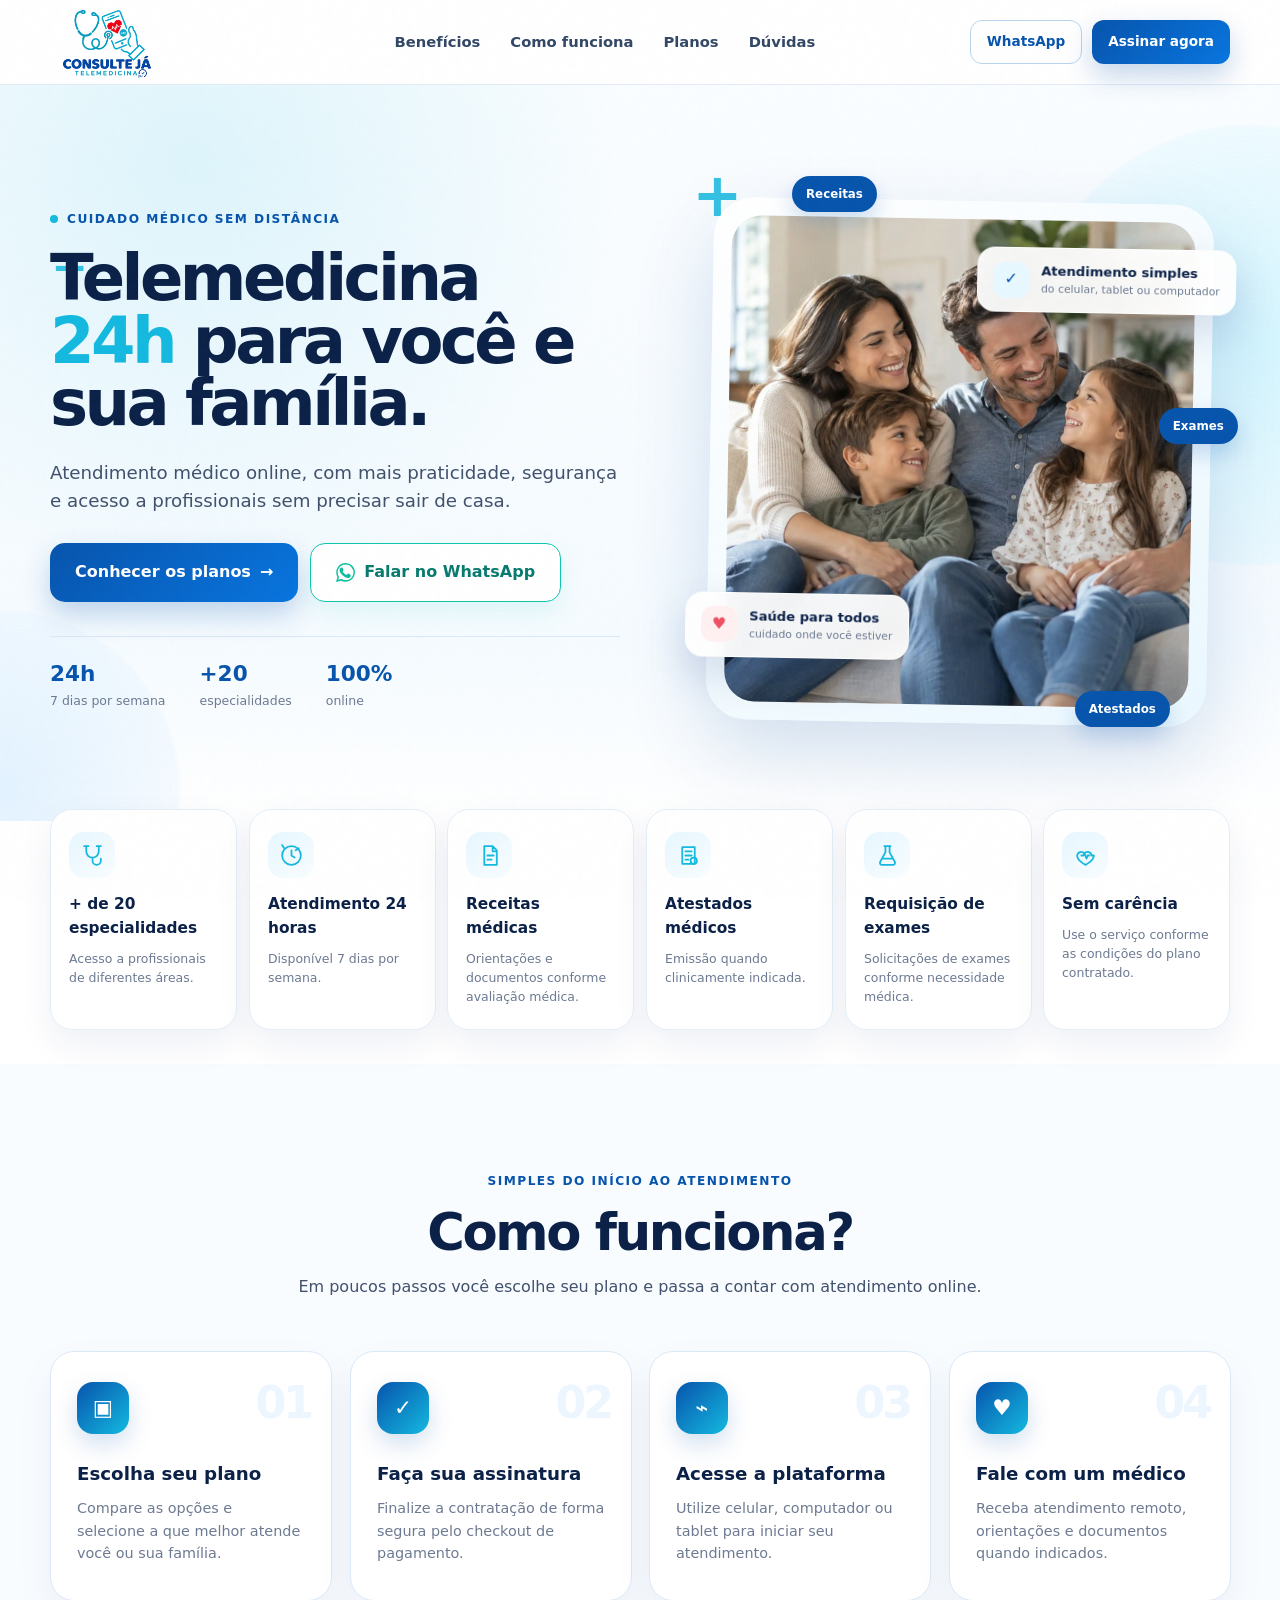
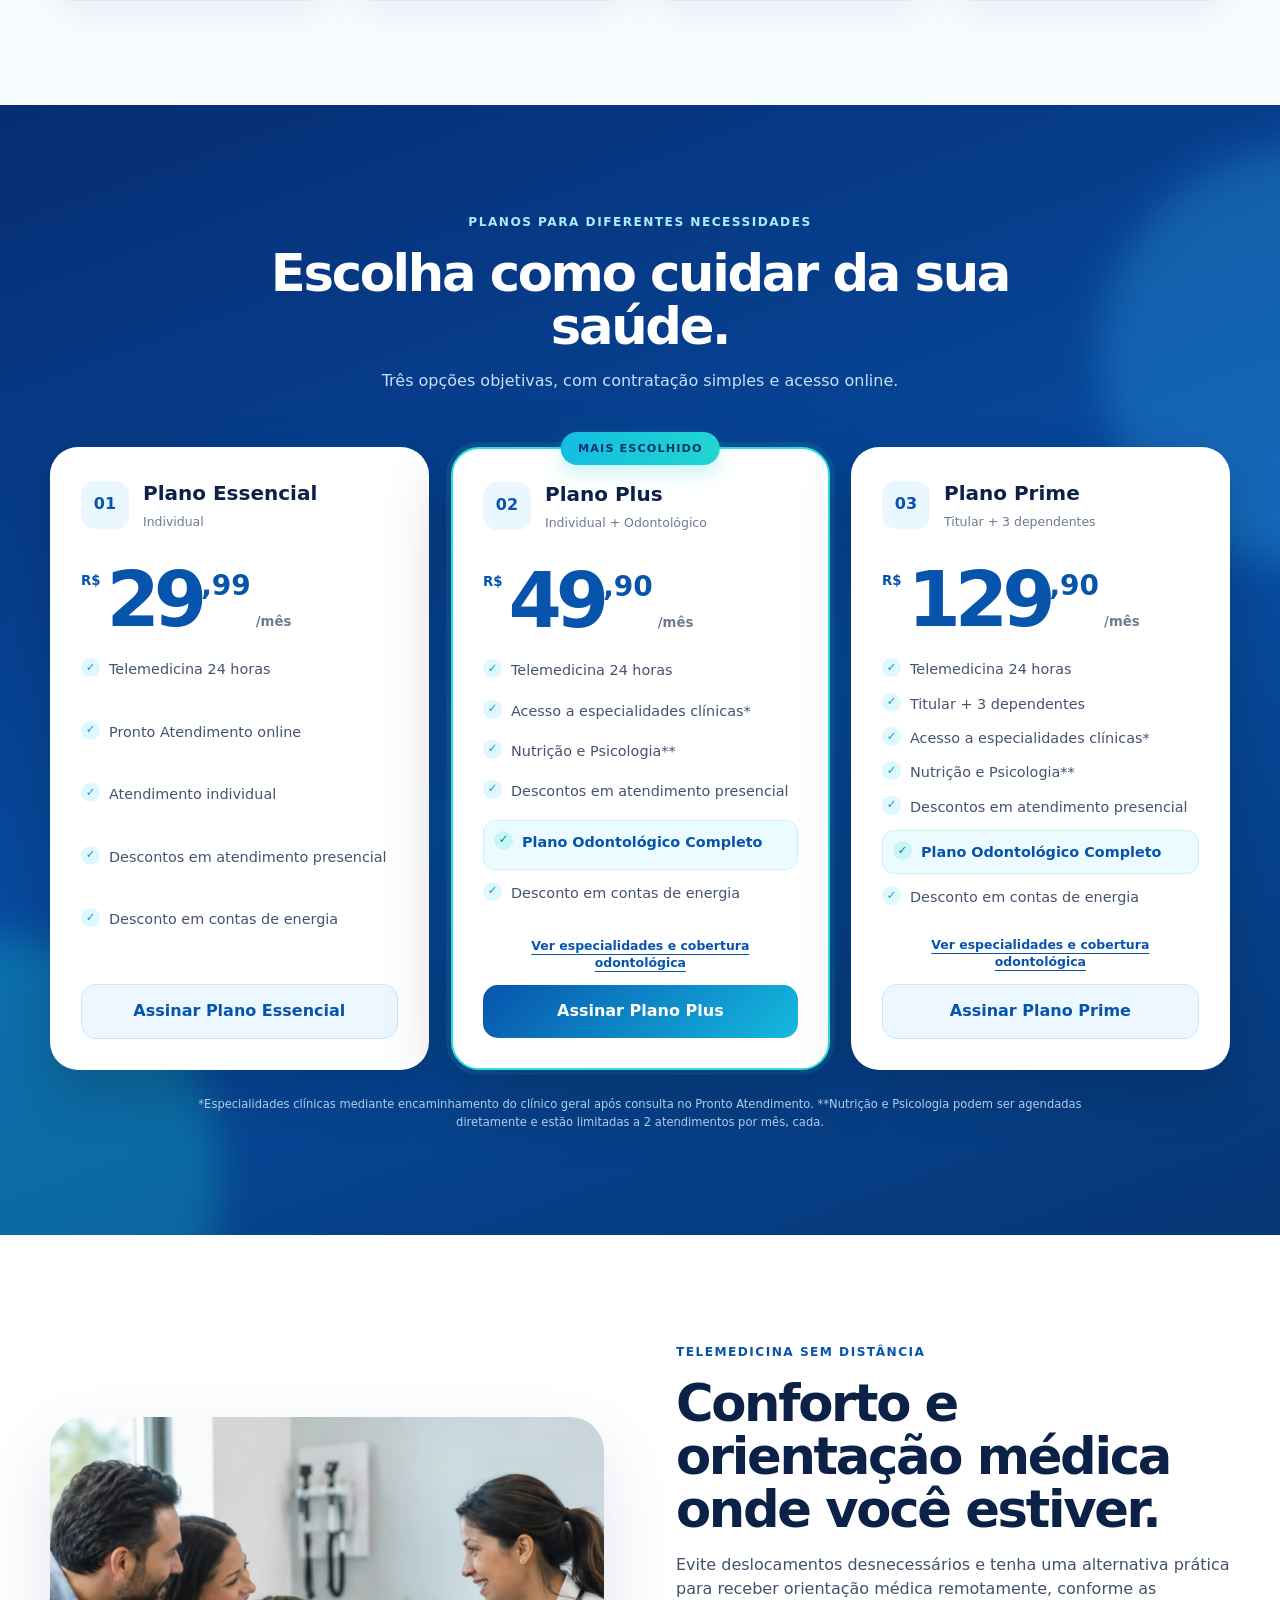
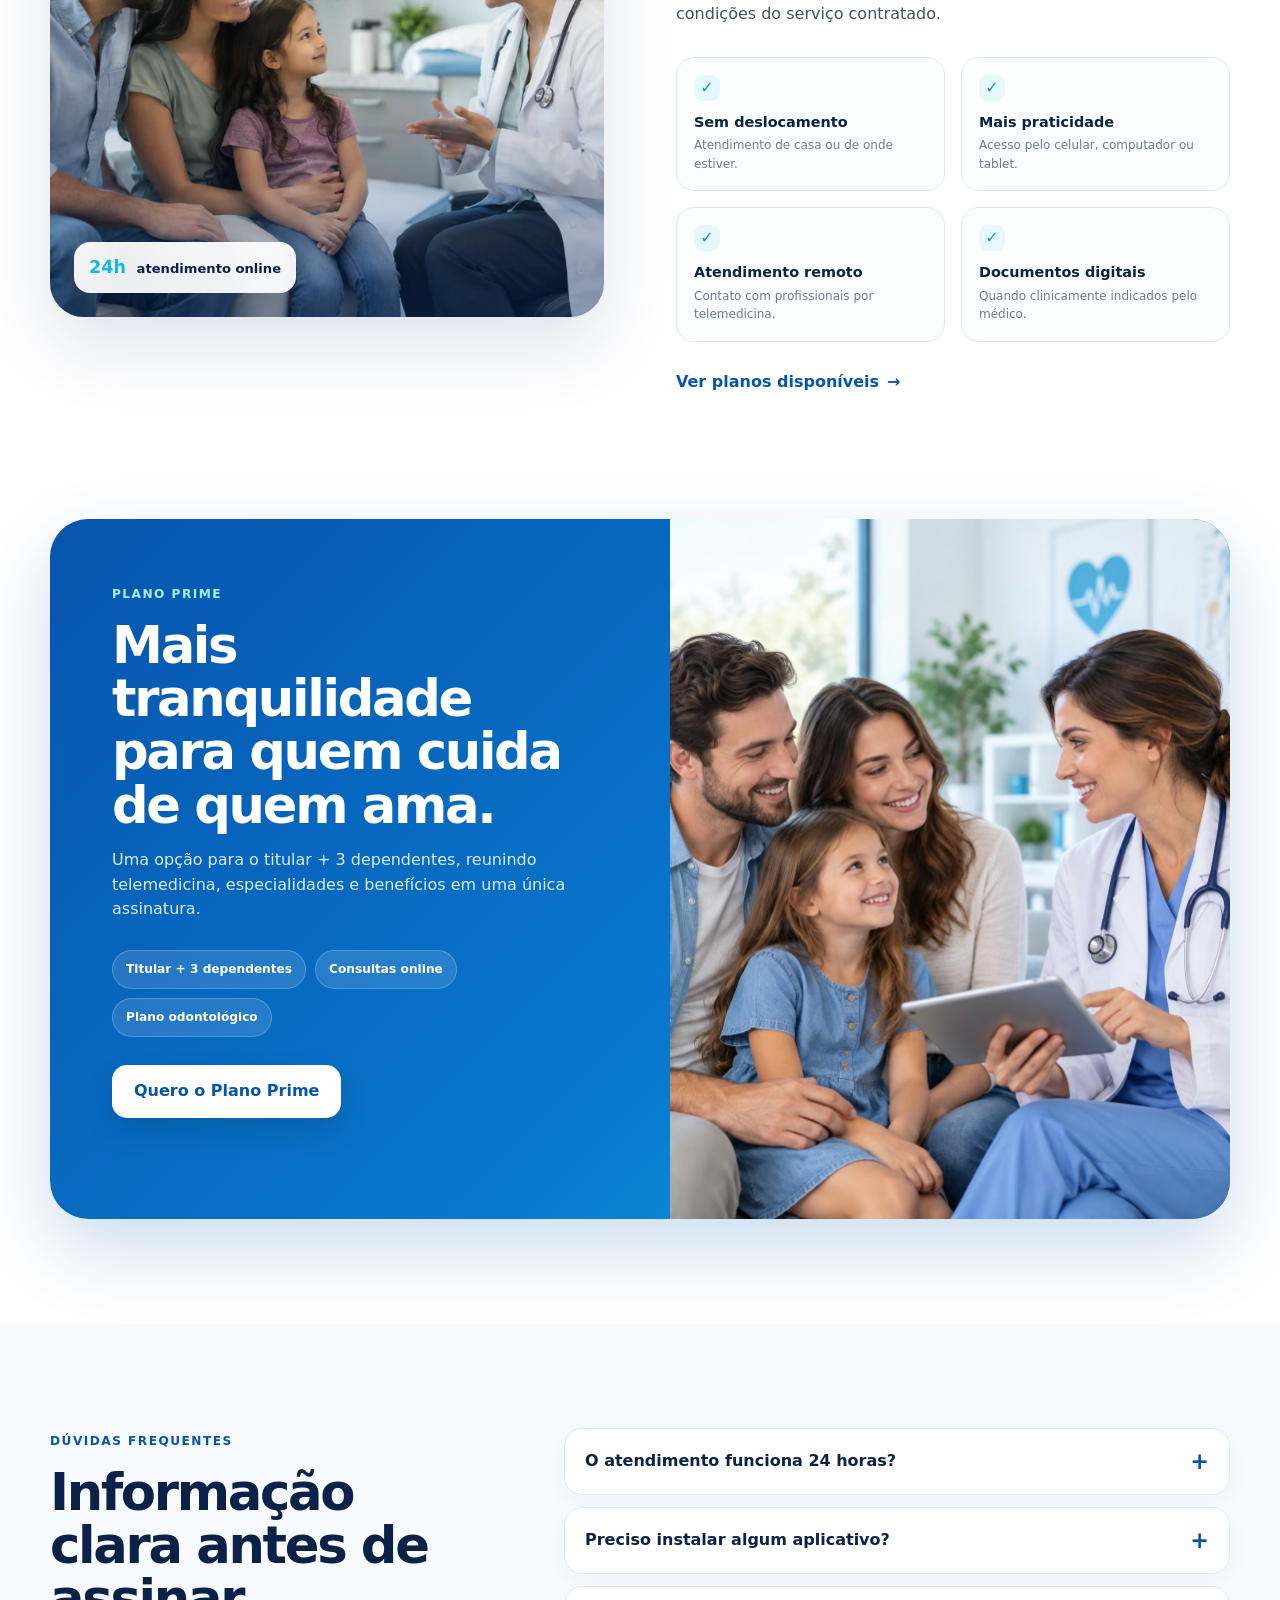
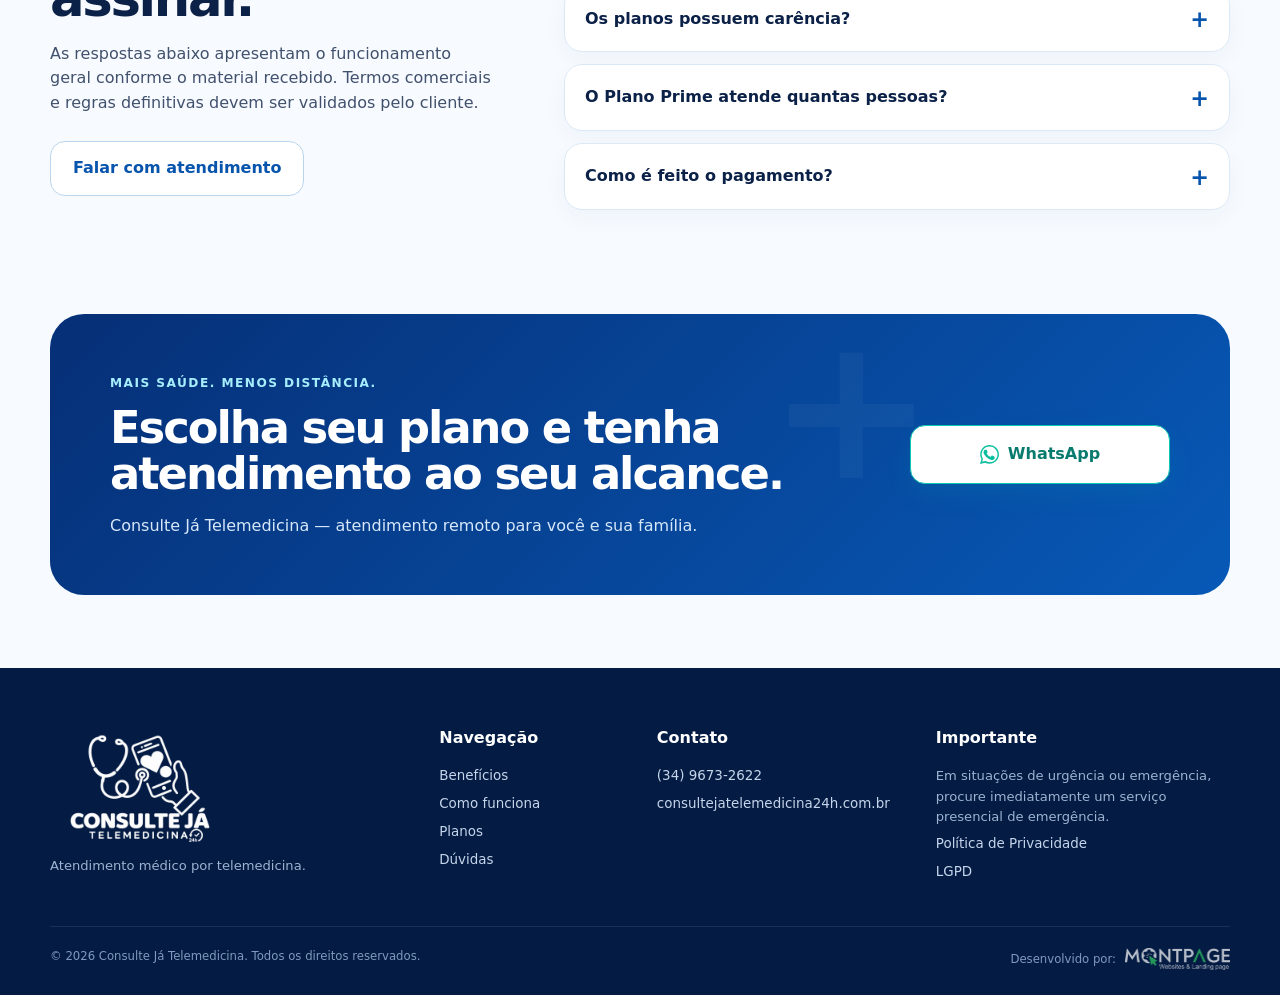
<file: index.html>
<!doctype html>
<html lang="pt-BR">
<head>
  <meta charset="utf-8" />
  <meta name="viewport" content="width=device-width, initial-scale=1" />
  <meta name="theme-color" content="#0754ad" />
  <title>Telemedicina 24h | Consulte Já - Consulta Médica Online</title>
  <meta name="description" content="Atendimento médico online 24 horas, mais de 20 especialidades e planos individuais e família. Telemedicina com praticidade, segurança e acesso remoto." />
  <meta name="keywords" content="telemedicina 24h, consulta médica online, médico online 24h, teleconsulta, atendimento médico online, plano de telemedicina, plano família telemedicina, consultas online, receitas médicas online, atestados médicos online, requisição de exames, especialidades médicas online" />
  <meta name="robots" content="index,follow,max-image-preview:large,max-snippet:-1,max-video-preview:-1" />
  <meta name="googlebot" content="index,follow,max-image-preview:large,max-snippet:-1,max-video-preview:-1" />
  <meta name="bingbot" content="index,follow,max-image-preview:large,max-snippet:-1,max-video-preview:-1" />
  <meta name="author" content="Consulte Já Telemedicina" />
  <meta name="application-name" content="Consulte Já Telemedicina" />
  <link rel="canonical" href="https://consultejatelemedicina24h.com.br/" />
  <link rel="alternate" hreflang="pt-BR" href="https://consultejatelemedicina24h.com.br/" />
  <link rel="alternate" hreflang="x-default" href="https://consultejatelemedicina24h.com.br/" />
  <link rel="sitemap" type="application/xml" href="https://consultejatelemedicina24h.com.br/sitemap.xml" />

  <meta property="og:type" content="website" />
  <meta property="og:locale" content="pt_BR" />
  <meta property="og:site_name" content="Consulte Já Telemedicina" />
  <meta property="og:title" content="Telemedicina 24h | Consulte Já" />
  <meta property="og:description" content="Atendimento médico online 24 horas, mais de 20 especialidades e planos individuais e família." />
  <meta property="og:url" content="https://consultejatelemedicina24h.com.br/" />
  <meta property="og:image" content="https://consultejatelemedicina24h.com.br/assets/images/linkpreview.jpg" />
  <meta property="og:image:secure_url" content="https://consultejatelemedicina24h.com.br/assets/images/linkpreview.jpg" />
  <meta property="og:image:type" content="image/jpeg" />
  <meta property="og:image:width" content="911" />
  <meta property="og:image:height" content="513" />
  <meta property="og:image:alt" content="Consulte Já Telemedicina — saúde de qualidade para toda a família" />

  <meta name="twitter:card" content="summary_large_image" />
  <meta name="twitter:title" content="Telemedicina 24h | Consulte Já" />
  <meta name="twitter:description" content="Atendimento médico online 24 horas, mais de 20 especialidades e planos individuais e família." />
  <meta name="twitter:image" content="https://consultejatelemedicina24h.com.br/assets/images/linkpreview.jpg" />
  <meta name="twitter:image:alt" content="Consulte Já Telemedicina — saúde de qualidade para toda a família" />

  <link rel="icon" type="image/png" sizes="64x64" href="assets/images/favicon.png" />
  <link rel="stylesheet" href="style.css" />

  <script type="application/ld+json">
  {
    "@context": "https://schema.org",
    "@graph": [
      {
        "@type": "Organization",
        "@id": "https://consultejatelemedicina24h.com.br/#organization",
        "name": "Consulte Já Telemedicina",
        "url": "https://consultejatelemedicina24h.com.br/",
        "logo": {
          "@type": "ImageObject",
          "url": "https://consultejatelemedicina24h.com.br/assets/images/logo-consulte-ja.avif",
          "width": 900,
          "height": 600
        },
        "contactPoint": {
          "@type": "ContactPoint",
          "telephone": "+55-34-9673-2622",
          "contactType": "customer service",
          "availableLanguage": "pt-BR"
        }
      },
      {
        "@type": "WebSite",
        "@id": "https://consultejatelemedicina24h.com.br/#website",
        "url": "https://consultejatelemedicina24h.com.br/",
        "name": "Consulte Já Telemedicina",
        "inLanguage": "pt-BR",
        "publisher": {"@id": "https://consultejatelemedicina24h.com.br/#organization"}
      },
      {
        "@type": "WebPage",
        "@id": "https://consultejatelemedicina24h.com.br/#webpage",
        "url": "https://consultejatelemedicina24h.com.br/",
        "name": "Telemedicina 24h | Consulte Já - Consulta Médica Online",
        "description": "Atendimento médico online 24 horas, mais de 20 especialidades e planos individuais e família.",
        "isPartOf": {"@id": "https://consultejatelemedicina24h.com.br/#website"},
        "about": {"@id": "https://consultejatelemedicina24h.com.br/#service"},
        "inLanguage": "pt-BR",
        "primaryImageOfPage": {
          "@type": "ImageObject",
          "url": "https://consultejatelemedicina24h.com.br/assets/images/linkpreview.jpg",
          "width": 911,
          "height": 513
        }
      },
      {
        "@type": "Service",
        "@id": "https://consultejatelemedicina24h.com.br/#service",
        "name": "Consulte Já Telemedicina 24h",
        "serviceType": "Telemedicina e atendimento médico online",
        "description": "Serviço de telemedicina com atendimento médico online 24 horas, planos individuais e família e acesso a mais de 20 especialidades conforme as condições contratadas.",
        "provider": {"@id": "https://consultejatelemedicina24h.com.br/#organization"},
        "url": "https://consultejatelemedicina24h.com.br/#planos",
        "keywords": [
          "telemedicina 24h",
          "consulta médica online",
          "médico online 24h",
          "teleconsulta",
          "atendimento médico online",
          "plano de telemedicina",
          "plano família telemedicina"
        ],
        "offers": {
          "@type": "OfferCatalog",
          "name": "Planos de Telemedicina",
          "itemListElement": [
            {
              "@type": "Offer",
              "name": "Plano Essencial",
              "price": "29.99",
              "priceCurrency": "BRL",
              "url": "https://consultejatelemedicina24h.com.br/#planos"
            },
            {
              "@type": "Offer",
              "name": "Plano Plus",
              "price": "49.90",
              "priceCurrency": "BRL",
              "url": "https://consultejatelemedicina24h.com.br/#planos"
            },
            {
              "@type": "Offer",
              "name": "Plano Prime",
              "price": "129.90",
              "priceCurrency": "BRL",
              "url": "https://consultejatelemedicina24h.com.br/#planos"
            }
          ]
        }
      },
      {
        "@type": "FAQPage",
        "mainEntity": [
          {
            "@type": "Question",
            "name": "O atendimento funciona 24 horas?",
            "acceptedAnswer": {
              "@type": "Answer",
              "text": "O material fornecido informa atendimento médico por telemedicina 24 horas, 7 dias por semana."
            }
          },
          {
            "@type": "Question",
            "name": "Preciso instalar algum aplicativo?",
            "acceptedAnswer": {
              "@type": "Answer",
              "text": "O acesso poderá ser feito conforme a plataforma disponibilizada pelo serviço."
            }
          },
          {
            "@type": "Question",
            "name": "Os planos possuem carência?",
            "acceptedAnswer": {
              "@type": "Answer",
              "text": "O material comercial recebido divulga opção sem carência. A regra final deve seguir os termos do plano contratado."
            }
          },
          {
            "@type": "Question",
            "name": "O Plano Prime atende quantas pessoas?",
            "acceptedAnswer": {
              "@type": "Answer",
              "text": "O Plano Prime é destinado ao titular + 3 dependentes."
            }
          },
          {
            "@type": "Question",
            "name": "Como é feito o pagamento?",
            "acceptedAnswer": {
              "@type": "Answer",
              "text": "O pagamento da assinatura é direcionado ao fluxo de checkout disponibilizado pelo serviço."
            }
          }
        ]
      }
    ]
  }
  </script>
</head>
<body>
  <div class="page-noise" aria-hidden="true"></div>
  <a class="skip-link" href="#conteudo">Ir para o conteúdo</a>

  <header class="site-header" id="inicio">
    <div class="container nav-wrap">
      <a class="brand" href="#inicio" aria-label="Consulte Já Telemedicina — início">
        <img src="assets/images/logo-consulte-ja.avif" alt="Consulte Já Telemedicina 24h" width="900" height="600" decoding="async" />
      </a>
      <button class="menu-toggle" type="button" aria-label="Abrir menu" aria-expanded="false">
        <span></span><span></span><span></span>
      </button>
      <nav class="main-nav" aria-label="Navegação principal">
        <a href="#beneficios">Benefícios</a>
        <a href="#como-funciona">Como funciona</a>
        <a href="#planos">Planos</a>
        <a href="#faq">Dúvidas</a>
      </nav>
      <div class="nav-actions">
        <a class="btn btn-ghost btn-small" href="https://wa.me/553496732622" target="_blank" rel="noopener">WhatsApp</a>
        <a class="btn btn-primary btn-small" href="#planos">Assinar agora</a>
      </div>
    </div>
  </header>

  <main id="conteudo">
    <section class="hero section-shell">
      <div class="hero-orb orb-a" aria-hidden="true"></div>
      <div class="hero-orb orb-b" aria-hidden="true"></div>
      <div class="medical-plus plus-1" aria-hidden="true">+</div>
      <div class="medical-plus plus-2" aria-hidden="true">+</div>
      <div class="medical-plus plus-3" aria-hidden="true">+</div>

      <div class="container hero-grid">
        <div class="hero-copy reveal-up">
          <span class="eyebrow"><span class="pulse-dot"></span> Cuidado médico sem distância</span>
          <h1>Telemedicina <em>24h</em> para você e sua família.</h1>
          <p class="hero-lead">Atendimento médico online, com mais praticidade, segurança e acesso a profissionais sem precisar sair de casa.</p>
          <div class="hero-actions">
            <a class="btn btn-primary btn-large" href="#planos">Conhecer os planos <span>→</span></a>
            <a class="btn btn-whatsapp btn-large" href="https://wa.me/553496732622" target="_blank" rel="noopener">
              <svg viewBox="0 0 24 24" aria-hidden="true"><path d="M20.5 3.5A11.7 11.7 0 0 0 12.1 0C5.6 0 .3 5.3.3 11.9c0 2.1.5 4.1 1.6 5.9L0 24l6.4-1.7c1.7.9 3.6 1.4 5.6 1.4h.1c6.5 0 11.8-5.3 11.8-11.9 0-3.2-1.2-6.1-3.4-8.3Zm-8.4 18.2h-.1c-1.8 0-3.5-.5-5-1.4l-.4-.2-3.8 1 1-3.7-.2-.4a9.8 9.8 0 0 1-1.5-5.1c0-5.5 4.5-9.9 10-9.9 2.7 0 5.2 1 7.1 2.9a9.9 9.9 0 0 1 2.9 7c0 5.5-4.5 9.8-10 9.8Zm5.4-7.4c-.3-.2-1.8-.9-2.1-1-.3-.1-.5-.2-.7.2-.2.3-.8 1-1 1.2-.2.2-.4.2-.7.1-1.9-.9-3.1-1.7-4.4-3.9-.3-.5.3-.5.9-1.6.1-.2.1-.4 0-.6-.1-.2-.7-1.7-1-2.3-.3-.6-.5-.5-.7-.5H6.6c-.2 0-.6.1-.9.4-.3.3-1.2 1.2-1.2 2.9s1.2 3.3 1.4 3.5c.2.2 2.4 3.7 5.9 5.2 2.2 1 3.1 1 4.2.9 1.4-.2 2.1-.9 2.4-1.7.3-.8.3-1.5.2-1.7-.1-.1-.3-.2-.6-.4Z"/></svg>
              Falar no WhatsApp
            </a>
          </div>
          <div class="trust-row">
            <div><strong>24h</strong><span>7 dias por semana</span></div>
            <div><strong>+20</strong><span>especialidades</span></div>
            <div><strong>100%</strong><span>online</span></div>
          </div>
        </div>

        <div class="hero-visual reveal-scale">
          <div class="hero-card-main">
            <div class="image-wrap">
              <img src="assets/images/hero-familia.avif" alt="Família reunida representando cuidado e bem-estar com telemedicina" width="1400" height="1400" decoding="async" fetchpriority="high" />
            </div>
            <div class="floating-card fc-top">
              <span class="icon-circle">✓</span>
              <div><b>Atendimento simples</b><small>do celular, tablet ou computador</small></div>
            </div>
            <div class="floating-card fc-bottom">
              <span class="heart-mini">♥</span>
              <div><b>Saúde para todos</b><small>cuidado onde você estiver</small></div>
            </div>
          </div>
          <div class="hero-chip chip-one">Receitas</div>
          <div class="hero-chip chip-two">Atestados</div>
          <div class="hero-chip chip-three">Exames</div>
        </div>
      </div>
    </section>

    <section class="benefits" id="beneficios">
      <div class="container">
        <div class="benefit-grid reveal-stagger">
          <article class="benefit-card">
            <div class="benefit-icon"><svg viewBox="0 0 24 24"><path d="M6 3v5a6 6 0 0 0 12 0V3M4 3h4m8 0h4M12 14v3a4 4 0 0 0 8 0v-2"/></svg></div>
            <h3>+ de 20 especialidades</h3><p>Acesso a profissionais de diferentes áreas.</p>
          </article>
          <article class="benefit-card">
            <div class="benefit-icon"><svg viewBox="0 0 24 24"><circle cx="12" cy="12" r="9"/><path d="M12 7v5l3 2M5 5 3 2M19 5l-3 2"/></svg></div>
            <h3>Atendimento 24 horas</h3><p>Disponível 7 dias por semana.</p>
          </article>
          <article class="benefit-card">
            <div class="benefit-icon"><svg viewBox="0 0 24 24"><path d="M7 3h8l4 4v14H7zM15 3v5h4M10 12h6M10 16h4"/></svg></div>
            <h3>Receitas médicas</h3><p>Orientações e documentos conforme avaliação médica.</p>
          </article>
          <article class="benefit-card">
            <div class="benefit-icon"><svg viewBox="0 0 24 24"><path d="M6 4h12v16H6zM9 8h6M9 12h6M9 16h3"/><circle cx="17" cy="17" r="3"/></svg></div>
            <h3>Atestados médicos</h3><p>Emissão quando clinicamente indicada.</p>
          </article>
          <article class="benefit-card">
            <div class="benefit-icon"><svg viewBox="0 0 24 24"><path d="M9 3h6M10 3v6l-5 9a2 2 0 0 0 2 3h10a2 2 0 0 0 2-3l-5-9V3M8 15h8"/></svg></div>
            <h3>Requisição de exames</h3><p>Solicitações de exames conforme necessidade médica.</p>
          </article>
          <article class="benefit-card">
            <div class="benefit-icon"><svg viewBox="0 0 24 24"><path d="M20 12c0 5-8 9-8 9s-8-4-8-9a4 4 0 0 1 7-2 4 4 0 0 1 7 2Z"/><path d="M8 12h2l1-2 2 5 1-3h2"/></svg></div>
            <h3>Sem carência</h3><p>Use o serviço conforme as condições do plano contratado.</p>
          </article>
        </div>
      </div>
    </section>

    <section class="how section" id="como-funciona">
      <div class="container">
        <div class="section-heading centered reveal-up">
          <span class="eyebrow">Simples do início ao atendimento</span>
          <h2>Como funciona?</h2>
          <p>Em poucos passos você escolhe seu plano e passa a contar com atendimento online.</p>
        </div>
        <div class="steps-grid reveal-stagger">
          <article class="step-card"><span class="step-number">01</span><div class="step-icon">▣</div><h3>Escolha seu plano</h3><p>Compare as opções e selecione a que melhor atende você ou sua família.</p></article>
          <article class="step-card"><span class="step-number">02</span><div class="step-icon">✓</div><h3>Faça sua assinatura</h3><p>Finalize a contratação de forma segura pelo checkout de pagamento.</p></article>
          <article class="step-card"><span class="step-number">03</span><div class="step-icon">⌁</div><h3>Acesse a plataforma</h3><p>Utilize celular, computador ou tablet para iniciar seu atendimento.</p></article>
          <article class="step-card"><span class="step-number">04</span><div class="step-icon">♥</div><h3>Fale com um médico</h3><p>Receba atendimento remoto, orientações e documentos quando indicados.</p></article>
        </div>
      </div>
    </section>

    <section class="plans section" id="planos">
      <div class="plans-glow glow-left" aria-hidden="true"></div>
      <div class="plans-glow glow-right" aria-hidden="true"></div>
      <div class="container">
        <div class="section-heading centered reveal-up">
          <span class="eyebrow light">Planos para diferentes necessidades</span>
          <h2>Escolha como cuidar da sua saúde.</h2>
          <p>Três opções objetivas, com contratação simples e acesso online.</p>
        </div>
        <div class="pricing-grid reveal-stagger">
          <article class="price-card">
            <div class="price-top"><span class="plan-icon">01</span><div><h3>Plano Essencial</h3><p>Individual</p></div></div>
            <div class="price"><small>R$</small><strong>29</strong><sup>,99</sup><span>/mês</span></div>
            <ul class="feature-list">
              <li>Telemedicina 24 horas</li>
              <li>Pronto Atendimento online</li>
              <li>Atendimento individual</li>
              <li>Descontos em atendimento presencial</li>
              <li>Desconto em contas de energia</li>
            </ul>
            <button class="btn btn-plan" data-plan="essencial">Assinar Plano Essencial</button>
          </article>

          <article class="price-card featured">
            <div class="popular-badge">MAIS ESCOLHIDO</div>
            <div class="price-top"><span class="plan-icon">02</span><div><h3>Plano Plus</h3><p>Individual + Odontológico</p></div></div>
            <div class="price"><small>R$</small><strong>49</strong><sup>,90</sup><span>/mês</span></div>
            <ul class="feature-list">
              <li>Telemedicina 24 horas</li>
              <li>Acesso a especialidades clínicas*</li>
              <li>Nutrição e Psicologia**</li>
              <li>Descontos em atendimento presencial</li>
              <li class="dental-benefit">Plano Odontológico Completo</li>
              <li>Desconto em contas de energia</li>
            </ul>
            <button class="plan-details-btn" type="button" data-coverage>Ver especialidades e cobertura odontológica</button>
            <button class="btn btn-plan featured-btn" data-plan="plus">Assinar Plano Plus</button>
          </article>

          <article class="price-card family-card">
            <div class="price-top"><span class="plan-icon">03</span><div><h3>Plano Prime</h3><p>Titular + 3 dependentes</p></div></div>
            <div class="price"><small>R$</small><strong>129</strong><sup>,90</sup><span>/mês</span></div>
            <ul class="feature-list">
              <li>Telemedicina 24 horas</li>
              <li>Titular + 3 dependentes</li>
              <li>Acesso a especialidades clínicas*</li>
              <li>Nutrição e Psicologia**</li>
              <li>Descontos em atendimento presencial</li>
              <li class="dental-benefit">Plano Odontológico Completo</li>
              <li>Desconto em contas de energia</li>
            </ul>
            <button class="plan-details-btn" type="button" data-coverage>Ver especialidades e cobertura odontológica</button>
            <button class="btn btn-plan" data-plan="prime">Assinar Plano Prime</button>
          </article>
        </div>
        <p class="plans-note">*Especialidades clínicas mediante encaminhamento do clínico geral após consulta no Pronto Atendimento. **Nutrição e Psicologia podem ser agendadas diretamente e estão limitadas a 2 atendimentos por mês, cada.</p>
      </div>
    </section>

    <section class="experience section">
      <div class="container experience-grid">
        <div class="experience-media reveal-left">
          <img src="assets/images/teleconsulta.avif" alt="Atendimento médico por telemedicina em chamada de vídeo" width="1400" height="1400" loading="lazy" decoding="async" />
          <div class="media-badge"><span>24h</span> atendimento online</div>
        </div>
        <div class="experience-copy reveal-right">
          <span class="eyebrow">Telemedicina sem distância</span>
          <h2>Conforto e orientação médica onde você estiver.</h2>
          <p>Evite deslocamentos desnecessários e tenha uma alternativa prática para receber orientação médica remotamente, conforme as condições do serviço contratado.</p>
          <div class="check-grid">
            <div><span>✓</span><b>Sem deslocamento</b><small>Atendimento de casa ou de onde estiver.</small></div>
            <div><span>✓</span><b>Mais praticidade</b><small>Acesso pelo celular, computador ou tablet.</small></div>
            <div><span>✓</span><b>Atendimento remoto</b><small>Contato com profissionais por telemedicina.</small></div>
            <div><span>✓</span><b>Documentos digitais</b><small>Quando clinicamente indicados pelo médico.</small></div>
          </div>
          <a href="#planos" class="text-link">Ver planos disponíveis <span>→</span></a>
        </div>
      </div>
    </section>

    <section class="family-highlight section">
      <div class="container family-panel reveal-up">
        <div class="family-panel-copy">
          <span class="eyebrow light">Plano Prime</span>
          <h2>Mais tranquilidade para quem cuida de quem ama.</h2>
          <p>Uma opção para o titular + 3 dependentes, reunindo telemedicina, especialidades e benefícios em uma única assinatura.</p>
          <div class="mini-features">
            <span>Titular + 3 dependentes</span><span>Consultas online</span><span>Plano odontológico</span>
          </div>
          <button class="btn btn-white" data-plan="prime">Quero o Plano Prime</button>
        </div>
        <div class="family-panel-image"><img src="assets/images/familia.avif" alt="Família recebendo orientação médica em atendimento de saúde" width="1122" height="1402" loading="lazy" decoding="async" /></div>
      </div>
    </section>

    <section class="faq section" id="faq">
      <div class="container faq-grid">
        <div class="faq-intro reveal-left">
          <span class="eyebrow">Dúvidas frequentes</span>
          <h2>Informação clara antes de assinar.</h2>
          <p>As respostas abaixo apresentam o funcionamento geral conforme o material recebido. Termos comerciais e regras definitivas devem ser validados pelo cliente.</p>
          <a class="btn btn-ghost" href="https://wa.me/553496732622" target="_blank" rel="noopener">Falar com atendimento</a>
        </div>
        <div class="accordion reveal-right">
          <details><summary>O atendimento funciona 24 horas?</summary><p>O material fornecido informa atendimento médico por telemedicina 24 horas, 7 dias por semana.</p></details>
          <details><summary>Preciso instalar algum aplicativo?</summary><p>O acesso poderá ser feito conforme a plataforma disponibilizada pelo serviço. Antes da publicação final, informe o fluxo exato para ajustarmos esta resposta.</p></details>
          <details><summary>Os planos possuem carência?</summary><p>O material comercial recebido divulga opção sem carência. A regra final precisa estar alinhada aos termos do plano.</p></details>
          <details><summary>O Plano Prime atende quantas pessoas?</summary><p>O Plano Prime é destinado ao titular + 3 dependentes.</p></details>
          <details><summary>Como é feito o pagamento?</summary><p>A landing page está preparada para receber links de checkout recorrente. Stripe, Asaas ou outro gateway podem ser conectados aos botões dos planos.</p></details>
        </div>
      </div>
    </section>

    <section class="final-cta">
      <div class="container final-cta-inner reveal-up">
        <div>
          <span class="eyebrow light">Mais saúde. Menos distância.</span>
          <h2>Escolha seu plano e tenha atendimento ao seu alcance.</h2>
          <p>Consulte Já Telemedicina — atendimento remoto para você e sua família.</p>
        </div>
        <div class="final-actions">
          <a class="btn btn-whatsapp btn-large" href="https://wa.me/553496732622" target="_blank" rel="noopener" aria-label="Falar no WhatsApp">
            <svg viewBox="0 0 24 24" aria-hidden="true"><path d="M20.5 3.5A11.7 11.7 0 0 0 12.1 0C5.6 0 .3 5.3.3 11.9c0 2.1.5 4.1 1.6 5.9L0 24l6.4-1.7c1.7.9 3.6 1.4 5.6 1.4h.1c6.5 0 11.8-5.3 11.8-11.9 0-3.2-1.2-6.1-3.4-8.3Zm-8.4 18.2h-.1c-1.8 0-3.5-.5-5-1.4l-.4-.2-3.8 1 1-3.7-.2-.4a9.8 9.8 0 0 1-1.5-5.1c0-5.5 4.5-9.9 10-9.9 2.7 0 5.2 1 7.1 2.9a9.9 9.9 0 0 1 2.9 7c0 5.5-4.5 9.8-10 9.8Zm5.4-7.4c-.3-.2-1.8-.9-2.1-1-.3-.1-.5-.2-.7.2-.2.3-.8 1-1 1.2-.2.2-.4.2-.7.1-1.9-.9-3.1-1.7-4.4-3.9-.3-.5.3-.5.9-1.6.1-.2.1-.4 0-.6-.1-.2-.7-1.7-1-2.3-.3-.6-.5-.5-.7-.5H6.6c-.2 0-.6.1-.9.4-.3.3-1.2 1.2-1.2 2.9s1.2 3.3 1.4 3.5c.2.2 2.4 3.7 5.9 5.2 2.2 1 3.1 1 4.2.9 1.4-.2 2.1-.9 2.4-1.7.3-.8.3-1.5.2-1.7-.1-.1-.3-.2-.6-.4Z"/></svg>
            WhatsApp
          </a>
        </div>
      </div>
    </section>
  </main>

  <footer class="footer">
    <div class="container footer-grid">
      <div class="footer-brand"><img src="assets/images/logo-consulte-ja.avif" alt="Consulte Já Telemedicina" width="900" height="600" loading="lazy" decoding="async" /><p>Atendimento médico por telemedicina.</p></div>
      <div><h4>Navegação</h4><a href="#beneficios">Benefícios</a><a href="#como-funciona">Como funciona</a><a href="#planos">Planos</a><a href="#faq">Dúvidas</a></div>
      <div><h4>Contato</h4><a href="tel:+553496732622">(34) 9673-2622</a><a href="https://consultejatelemedicina24h.com.br/" target="_blank" rel="noopener">consultejatelemedicina24h.com.br</a></div>
      <div><h4>Importante</h4><p>Em situações de urgência ou emergência, procure imediatamente um serviço presencial de emergência.</p><a href="politica-de-privacidade.html">Política de Privacidade</a><a href="lgpd.html">LGPD</a></div>
    </div>
    <div class="container footer-bottom">
      <span>© <span id="year"></span> Consulte Já Telemedicina. Todos os direitos reservados.</span>
      <div class="developer-credit">
        <span>Desenvolvido por:</span>
        <a href="https://www.montpage.com.br/" target="_blank" rel="noopener" aria-label="MONTPAGE - Desenvolvimento de sites">
          <img src="assets/images/montpage-logo.avif" alt="MONTPAGE" width="851" height="173" loading="lazy" decoding="async" />
        </a>
      </div>
    </div>
  </footer>

  <div class="plan-modal coverage-modal" id="coverageModal" aria-hidden="true">
    <div class="modal-backdrop" data-close-coverage></div>
    <div class="modal-card coverage-card" role="dialog" aria-modal="true" aria-labelledby="coverageTitle">
      <button class="modal-close" type="button" aria-label="Fechar" data-close-coverage>×</button>
      <span class="eyebrow">Coberturas dos planos Plus e Prime</span>
      <h3 id="coverageTitle">Especialidades e Plano Odontológico</h3>
      <p>Consulte abaixo as especialidades clínicas e os procedimentos contemplados na cobertura odontológica.</p>

      <div class="coverage-grid">
        <section class="coverage-section">
          <h4>Especialidades Clínicas</h4>
          <ul class="coverage-list specialties-list">
            <li>Alergia e Imunologia</li>
            <li>Cardiologia</li>
            <li>Cirurgia Vascular</li>
            <li>Coloproctologia</li>
            <li>Dermatologia / Pediátrica</li>
            <li>Endocrinologia / Pediátrica</li>
            <li>Gastroenterologia / Pediátrica</li>
            <li>Geriatria</li>
            <li>Ginecologia / Obstetrícia</li>
            <li>Hematologia / Pediátrica</li>
            <li>Infectologia / Pediátrica</li>
            <li>Mastologia</li>
            <li>Nefrologia</li>
            <li>Neurologia</li>
            <li>Nutrologia / Pediátrica</li>
            <li>Oftalmologia / Pediátrica</li>
            <li>Ortopedia</li>
            <li>Otorrinolaringologia / Pediátrica</li>
            <li>Pediatria</li>
            <li>Pneumologia / Pediátrica</li>
            <li>Psiquiatria</li>
            <li>Reumatologia</li>
            <li>Urologia</li>
          </ul>
        </section>

        <section class="coverage-section dental-section">
          <h4>Plano Odontológico Completo</h4>
          <ul class="coverage-list dental-list">
            <li><strong>Diagnóstico:</strong> Consultas.</li>
            <li><strong>Urgência:</strong> Curativo e alívio da dor.</li>
            <li><strong>Radiologia:</strong> Panorâmica e radiografias simples.</li>
            <li><strong>Prevenção:</strong> Profilaxia (limpeza), aplicação de flúor e orientação de higiene bucal.</li>
            <li><strong>Odontopediatria:</strong> Extração de dente de leite, restauração e canal.</li>
            <li><strong>Dentística:</strong> Restaurações em resina e amálgama (coroa).</li>
            <li><strong>Endodontia (canal):</strong> Tratamento e retratamento de canal.</li>
            <li><strong>Periodontia (gengiva):</strong> Limpeza, gengivectomia e gengivoplastia.</li>
            <li><strong>Cirurgia:</strong> Extração simples e do terceiro molar (siso).</li>
            <li><strong>Prótese:</strong> Exclusivamente pino, coroa e bloco. Prótese unitária quando houver a raiz do dente.</li>
          </ul>
        </section>
      </div>

      <div class="coverage-rules">
        <p><strong>* Especialidades clínicas:</strong> o acesso pela opção “Agendar consulta” ocorre somente através de encaminhamento do clínico geral após consulta no Pronto Atendimento.</p>
        <p><strong>** Nutrição e Psicologia:</strong> podem ser agendadas sem passar pelo Pronto Atendimento e estão limitadas a 2 atendimentos por mês, cada.</p>
      </div>
    </div>
  </div>

  <div class="plan-modal" id="planModal" aria-hidden="true">
    <div class="modal-backdrop" data-close-modal></div>
    <div class="modal-card" role="dialog" aria-modal="true" aria-labelledby="modalTitle">
      <button class="modal-close" type="button" aria-label="Fechar" data-close-modal>×</button>
      <span class="eyebrow">Sua assinatura</span>
      <h3 id="modalTitle">Plano selecionado</h3>
      <p id="modalDescription">Continue sua assinatura pelo WhatsApp.</p>
      <div class="modal-plan-summary"><span id="modalPlanName">Plano</span><strong id="modalPlanPrice">R$ 0,00/mês</strong></div>
      <a id="modalCheckout" class="btn btn-primary btn-large full" href="#" target="_blank" rel="noopener">Solicitar assinatura pelo WhatsApp</a>
    </div>
  </div>

  <script src="script.js"></script>
</body>
</html>
</file>
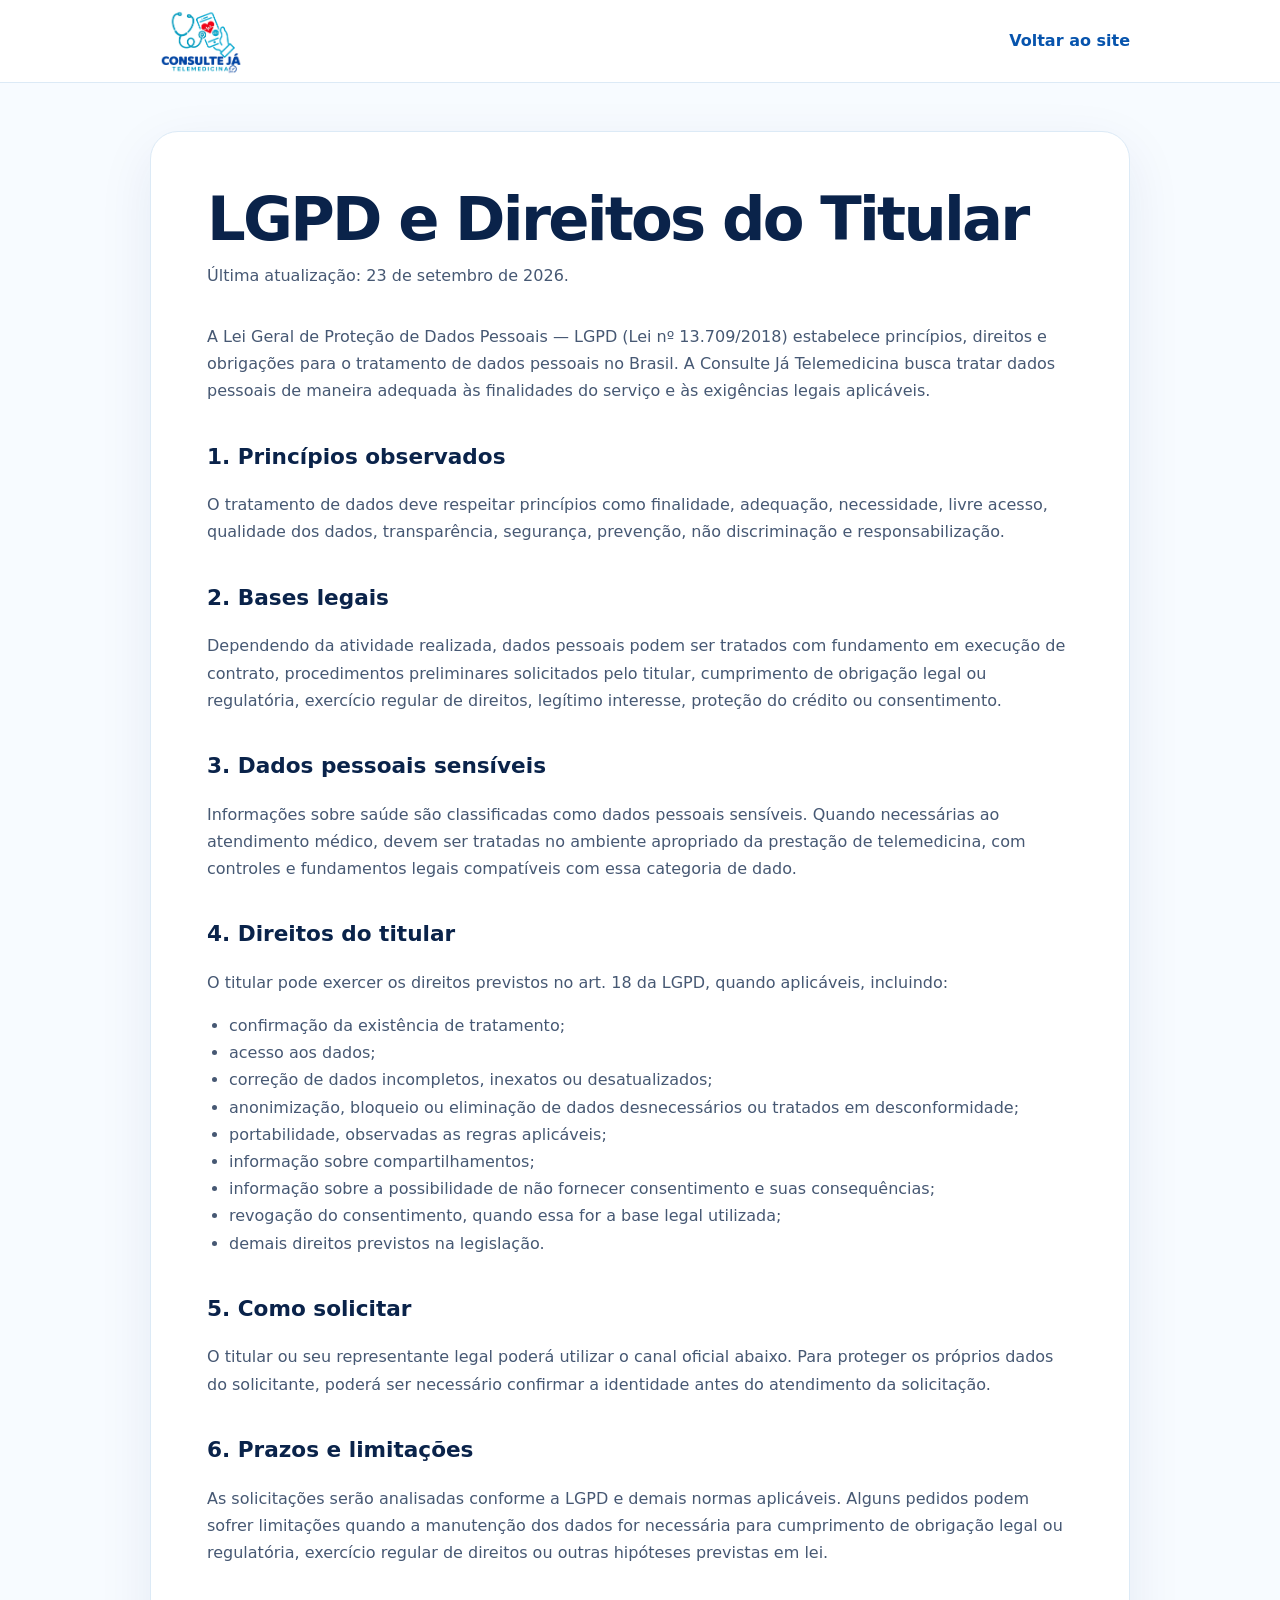
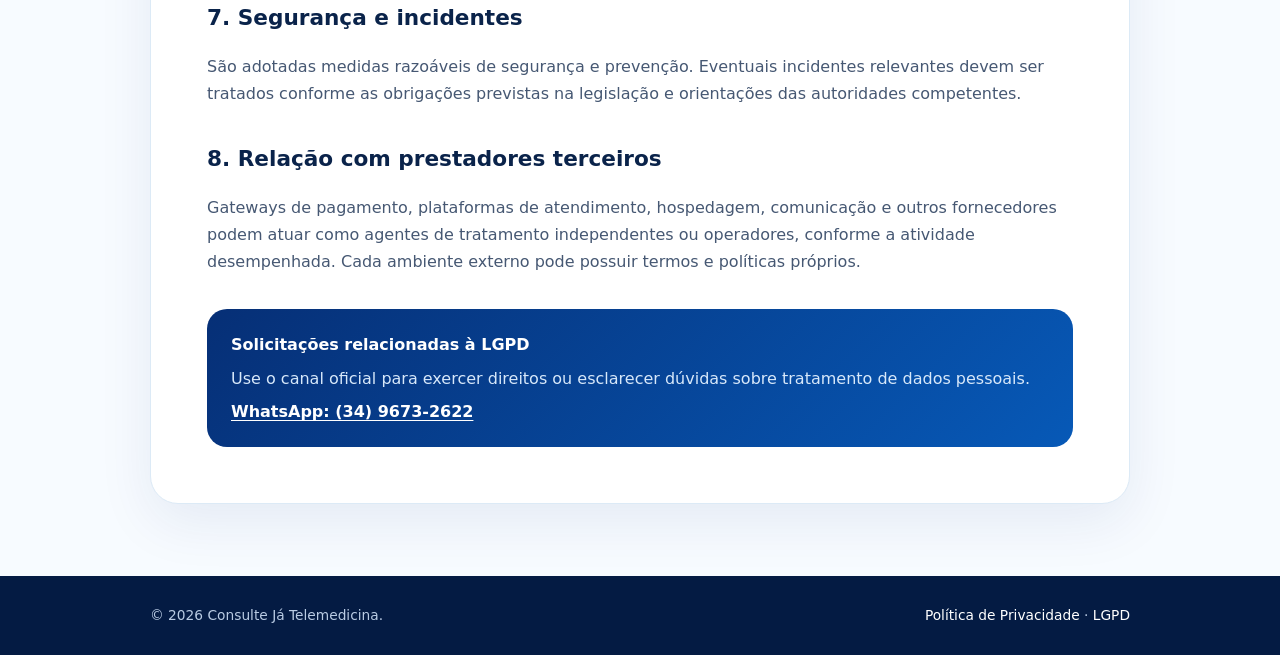
<file: lgpd.html>
<!doctype html>
<html lang="pt-BR">
<head>
  <meta charset="utf-8" />
  <meta name="viewport" content="width=device-width, initial-scale=1" />
  <meta name="theme-color" content="#0754ad" />
  <title>LGPD e Direitos do Titular | Consulte Já Telemedicina</title>
  <meta name="description" content="Informações sobre LGPD, bases legais, direitos do titular e canal para solicitações de privacidade da Consulte Já Telemedicina." />
  <meta name="robots" content="index,follow" />
  <link rel="canonical" href="https://consultejatelemedicina24h.com.br/lgpd.html" />
  <link rel="alternate" hreflang="pt-BR" href="https://consultejatelemedicina24h.com.br/lgpd.html" />
  <link rel="icon" type="image/png" sizes="64x64" href="assets/images/favicon.png" />
  <link rel="stylesheet" href="legal.css" />
</head>
<body>
  <header class="legal-header">
    <div class="legal-nav">
      <a class="legal-logo" href="index.html" aria-label="Voltar para Consulte Já Telemedicina">
        <img src="assets/images/logo-consulte-ja.avif" width="900" height="600" alt="Consulte Já Telemedicina" />
      </a>
      <a class="back-link" href="index.html">Voltar ao site</a>
    </div>
  </header>

  <main class="legal-main">
    <h1>LGPD e Direitos do Titular</h1>
    <p class="updated">Última atualização: 23 de setembro de 2026.</p>

    <p>A Lei Geral de Proteção de Dados Pessoais — LGPD (Lei nº 13.709/2018) estabelece princípios, direitos e obrigações para o tratamento de dados pessoais no Brasil. A Consulte Já Telemedicina busca tratar dados pessoais de maneira adequada às finalidades do serviço e às exigências legais aplicáveis.</p>

    <h2>1. Princípios observados</h2>
    <p>O tratamento de dados deve respeitar princípios como finalidade, adequação, necessidade, livre acesso, qualidade dos dados, transparência, segurança, prevenção, não discriminação e responsabilização.</p>

    <h2>2. Bases legais</h2>
    <p>Dependendo da atividade realizada, dados pessoais podem ser tratados com fundamento em execução de contrato, procedimentos preliminares solicitados pelo titular, cumprimento de obrigação legal ou regulatória, exercício regular de direitos, legítimo interesse, proteção do crédito ou consentimento.</p>

    <h2>3. Dados pessoais sensíveis</h2>
    <p>Informações sobre saúde são classificadas como dados pessoais sensíveis. Quando necessárias ao atendimento médico, devem ser tratadas no ambiente apropriado da prestação de telemedicina, com controles e fundamentos legais compatíveis com essa categoria de dado.</p>

    <h2>4. Direitos do titular</h2>
    <p>O titular pode exercer os direitos previstos no art. 18 da LGPD, quando aplicáveis, incluindo:</p>
    <ul>
      <li>confirmação da existência de tratamento;</li>
      <li>acesso aos dados;</li>
      <li>correção de dados incompletos, inexatos ou desatualizados;</li>
      <li>anonimização, bloqueio ou eliminação de dados desnecessários ou tratados em desconformidade;</li>
      <li>portabilidade, observadas as regras aplicáveis;</li>
      <li>informação sobre compartilhamentos;</li>
      <li>informação sobre a possibilidade de não fornecer consentimento e suas consequências;</li>
      <li>revogação do consentimento, quando essa for a base legal utilizada;</li>
      <li>demais direitos previstos na legislação.</li>
    </ul>

    <h2>5. Como solicitar</h2>
    <p>O titular ou seu representante legal poderá utilizar o canal oficial abaixo. Para proteger os próprios dados do solicitante, poderá ser necessário confirmar a identidade antes do atendimento da solicitação.</p>

    <h2>6. Prazos e limitações</h2>
    <p>As solicitações serão analisadas conforme a LGPD e demais normas aplicáveis. Alguns pedidos podem sofrer limitações quando a manutenção dos dados for necessária para cumprimento de obrigação legal ou regulatória, exercício regular de direitos ou outras hipóteses previstas em lei.</p>

    <h2>7. Segurança e incidentes</h2>
    <p>São adotadas medidas razoáveis de segurança e prevenção. Eventuais incidentes relevantes devem ser tratados conforme as obrigações previstas na legislação e orientações das autoridades competentes.</p>

    <h2>8. Relação com prestadores terceiros</h2>
    <p>Gateways de pagamento, plataformas de atendimento, hospedagem, comunicação e outros fornecedores podem atuar como agentes de tratamento independentes ou operadores, conforme a atividade desempenhada. Cada ambiente externo pode possuir termos e políticas próprios.</p>

    <div class="contact-box">
      <strong>Solicitações relacionadas à LGPD</strong>
      <p>Use o canal oficial para exercer direitos ou esclarecer dúvidas sobre tratamento de dados pessoais.</p>
      <a href="https://wa.me/553496732622" target="_blank" rel="noopener">WhatsApp: (34) 9673-2622</a>
    </div>
  </main>

  <footer class="legal-footer">
    <div class="legal-footer-inner">
      <span>© 2026 Consulte Já Telemedicina.</span>
      <span><a href="politica-de-privacidade.html">Política de Privacidade</a> · <a href="lgpd.html">LGPD</a></span>
    </div>
  </footer>
</body>
</html>
</file>
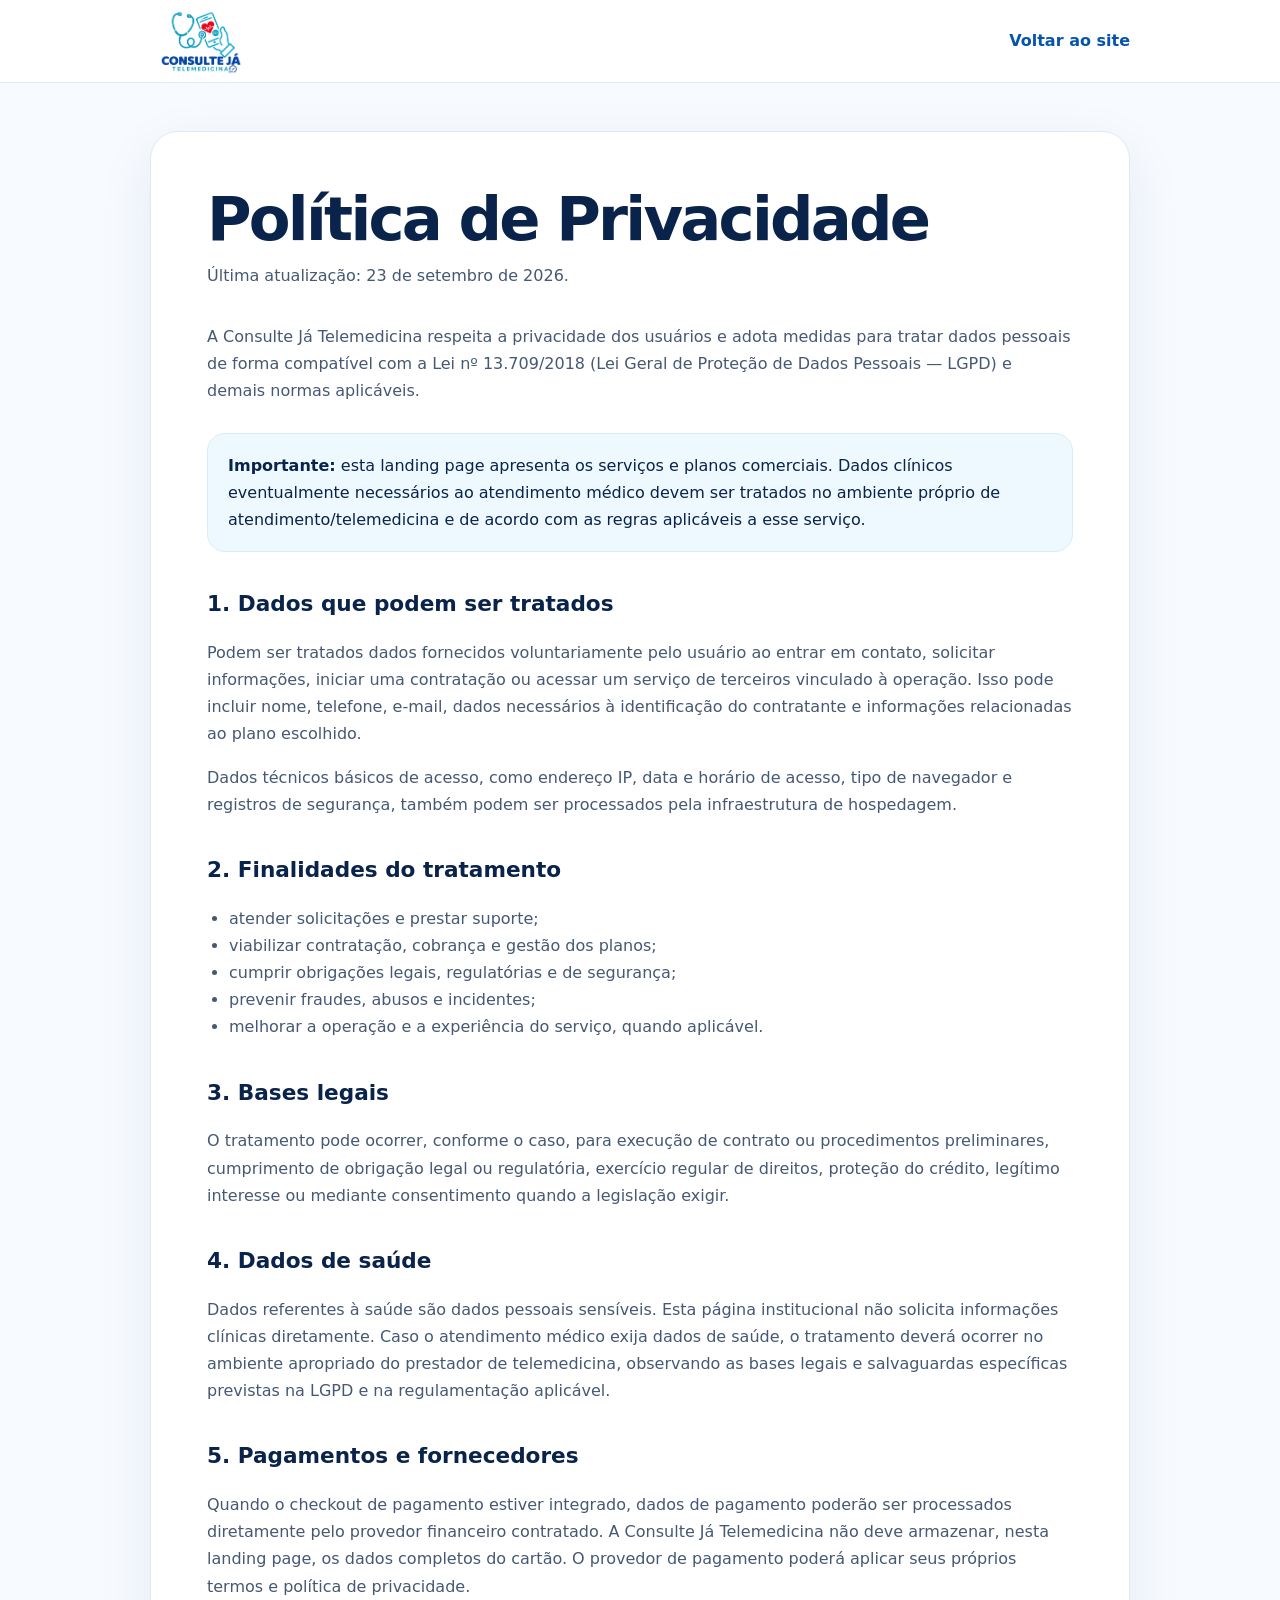
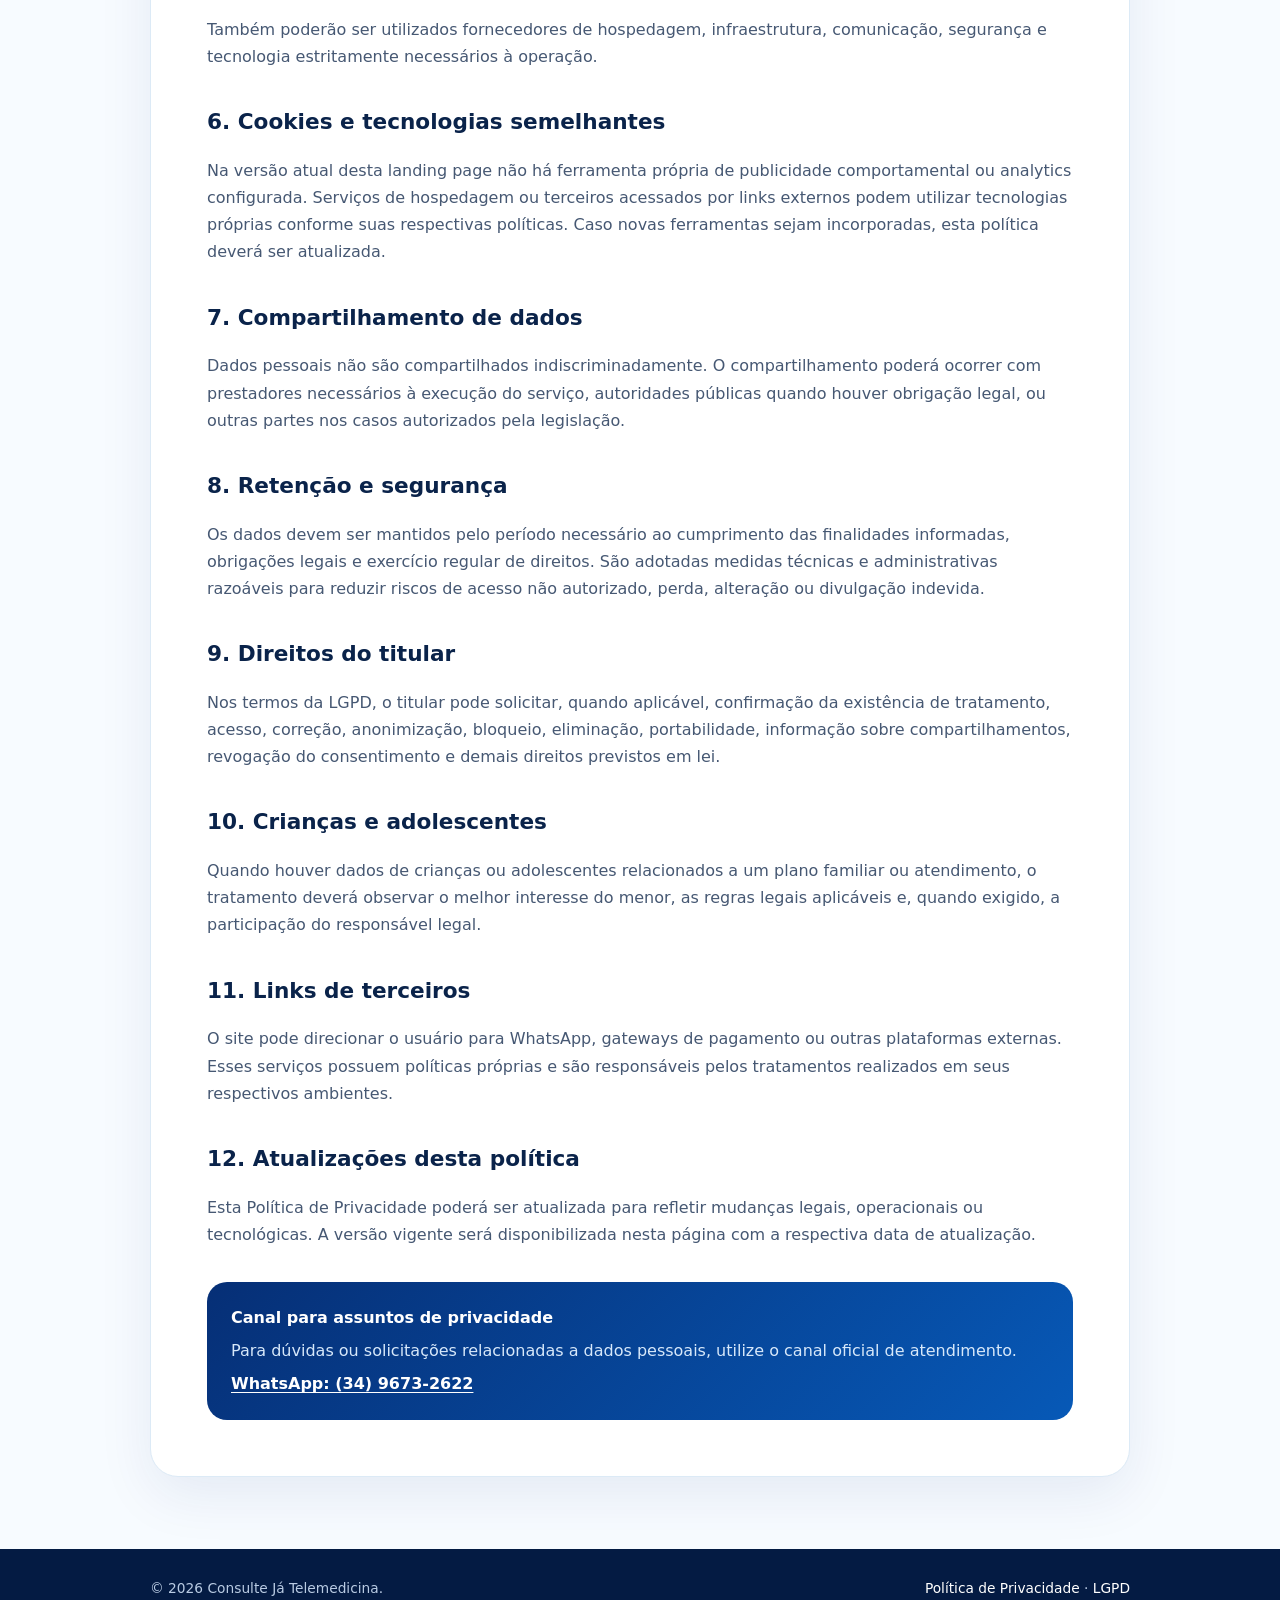
<file: politica-de-privacidade.html>
<!doctype html>
<html lang="pt-BR">
<head>
  <meta charset="utf-8" />
  <meta name="viewport" content="width=device-width, initial-scale=1" />
  <meta name="theme-color" content="#0754ad" />
  <title>Política de Privacidade | Consulte Já Telemedicina</title>
  <meta name="description" content="Política de Privacidade da Consulte Já Telemedicina: tratamento de dados, finalidades, compartilhamento, segurança e direitos dos titulares." />
  <meta name="robots" content="index,follow" />
  <link rel="canonical" href="https://consultejatelemedicina24h.com.br/politica-de-privacidade.html" />
  <link rel="alternate" hreflang="pt-BR" href="https://consultejatelemedicina24h.com.br/politica-de-privacidade.html" />
  <link rel="icon" type="image/png" sizes="64x64" href="assets/images/favicon.png" />
  <link rel="stylesheet" href="legal.css" />
</head>
<body>
  <header class="legal-header">
    <div class="legal-nav">
      <a class="legal-logo" href="index.html" aria-label="Voltar para Consulte Já Telemedicina">
        <img src="assets/images/logo-consulte-ja.avif" width="900" height="600" alt="Consulte Já Telemedicina" />
      </a>
      <a class="back-link" href="index.html">Voltar ao site</a>
    </div>
  </header>

  <main class="legal-main">
    <h1>Política de Privacidade</h1>
    <p class="updated">Última atualização: 23 de setembro de 2026.</p>

    <p>A Consulte Já Telemedicina respeita a privacidade dos usuários e adota medidas para tratar dados pessoais de forma compatível com a Lei nº 13.709/2018 (Lei Geral de Proteção de Dados Pessoais — LGPD) e demais normas aplicáveis.</p>

    <div class="notice"><strong>Importante:</strong> esta landing page apresenta os serviços e planos comerciais. Dados clínicos eventualmente necessários ao atendimento médico devem ser tratados no ambiente próprio de atendimento/telemedicina e de acordo com as regras aplicáveis a esse serviço.</div>

    <h2>1. Dados que podem ser tratados</h2>
    <p>Podem ser tratados dados fornecidos voluntariamente pelo usuário ao entrar em contato, solicitar informações, iniciar uma contratação ou acessar um serviço de terceiros vinculado à operação. Isso pode incluir nome, telefone, e-mail, dados necessários à identificação do contratante e informações relacionadas ao plano escolhido.</p>
    <p>Dados técnicos básicos de acesso, como endereço IP, data e horário de acesso, tipo de navegador e registros de segurança, também podem ser processados pela infraestrutura de hospedagem.</p>

    <h2>2. Finalidades do tratamento</h2>
    <ul>
      <li>atender solicitações e prestar suporte;</li>
      <li>viabilizar contratação, cobrança e gestão dos planos;</li>
      <li>cumprir obrigações legais, regulatórias e de segurança;</li>
      <li>prevenir fraudes, abusos e incidentes;</li>
      <li>melhorar a operação e a experiência do serviço, quando aplicável.</li>
    </ul>

    <h2>3. Bases legais</h2>
    <p>O tratamento pode ocorrer, conforme o caso, para execução de contrato ou procedimentos preliminares, cumprimento de obrigação legal ou regulatória, exercício regular de direitos, proteção do crédito, legítimo interesse ou mediante consentimento quando a legislação exigir.</p>

    <h2>4. Dados de saúde</h2>
    <p>Dados referentes à saúde são dados pessoais sensíveis. Esta página institucional não solicita informações clínicas diretamente. Caso o atendimento médico exija dados de saúde, o tratamento deverá ocorrer no ambiente apropriado do prestador de telemedicina, observando as bases legais e salvaguardas específicas previstas na LGPD e na regulamentação aplicável.</p>

    <h2>5. Pagamentos e fornecedores</h2>
    <p>Quando o checkout de pagamento estiver integrado, dados de pagamento poderão ser processados diretamente pelo provedor financeiro contratado. A Consulte Já Telemedicina não deve armazenar, nesta landing page, os dados completos do cartão. O provedor de pagamento poderá aplicar seus próprios termos e política de privacidade.</p>
    <p>Também poderão ser utilizados fornecedores de hospedagem, infraestrutura, comunicação, segurança e tecnologia estritamente necessários à operação.</p>

    <h2>6. Cookies e tecnologias semelhantes</h2>
    <p>Na versão atual desta landing page não há ferramenta própria de publicidade comportamental ou analytics configurada. Serviços de hospedagem ou terceiros acessados por links externos podem utilizar tecnologias próprias conforme suas respectivas políticas. Caso novas ferramentas sejam incorporadas, esta política deverá ser atualizada.</p>

    <h2>7. Compartilhamento de dados</h2>
    <p>Dados pessoais não são compartilhados indiscriminadamente. O compartilhamento poderá ocorrer com prestadores necessários à execução do serviço, autoridades públicas quando houver obrigação legal, ou outras partes nos casos autorizados pela legislação.</p>

    <h2>8. Retenção e segurança</h2>
    <p>Os dados devem ser mantidos pelo período necessário ao cumprimento das finalidades informadas, obrigações legais e exercício regular de direitos. São adotadas medidas técnicas e administrativas razoáveis para reduzir riscos de acesso não autorizado, perda, alteração ou divulgação indevida.</p>

    <h2>9. Direitos do titular</h2>
    <p>Nos termos da LGPD, o titular pode solicitar, quando aplicável, confirmação da existência de tratamento, acesso, correção, anonimização, bloqueio, eliminação, portabilidade, informação sobre compartilhamentos, revogação do consentimento e demais direitos previstos em lei.</p>

    <h2>10. Crianças e adolescentes</h2>
    <p>Quando houver dados de crianças ou adolescentes relacionados a um plano familiar ou atendimento, o tratamento deverá observar o melhor interesse do menor, as regras legais aplicáveis e, quando exigido, a participação do responsável legal.</p>

    <h2>11. Links de terceiros</h2>
    <p>O site pode direcionar o usuário para WhatsApp, gateways de pagamento ou outras plataformas externas. Esses serviços possuem políticas próprias e são responsáveis pelos tratamentos realizados em seus respectivos ambientes.</p>

    <h2>12. Atualizações desta política</h2>
    <p>Esta Política de Privacidade poderá ser atualizada para refletir mudanças legais, operacionais ou tecnológicas. A versão vigente será disponibilizada nesta página com a respectiva data de atualização.</p>

    <div class="contact-box">
      <strong>Canal para assuntos de privacidade</strong>
      <p>Para dúvidas ou solicitações relacionadas a dados pessoais, utilize o canal oficial de atendimento.</p>
      <a href="https://wa.me/553496732622" target="_blank" rel="noopener">WhatsApp: (34) 9673-2622</a>
    </div>
  </main>

  <footer class="legal-footer">
    <div class="legal-footer-inner">
      <span>© 2026 Consulte Já Telemedicina.</span>
      <span><a href="politica-de-privacidade.html">Política de Privacidade</a> · <a href="lgpd.html">LGPD</a></span>
    </div>
  </footer>
</body>
</html>
</file>
<file: style.css>
:root{
  --blue:#0754ad;
  --blue-2:#0a65ce;
  --navy:#082c73;
  --cyan:#14b9df;
  --cyan-2:#1dd8d4;
  --mint:#c7fbf5;
  --ink:#0b2147;
  --text:#41516d;
  --muted:#6d7a92;
  --line:#dbe8f5;
  --soft:#f4faff;
  --white:#fff;
  --shadow:0 24px 60px rgba(7,84,173,.12);
  --radius:28px;
  --container:min(1180px, calc(100% - 40px));
}
*{box-sizing:border-box}
html{scroll-behavior:smooth}
body{margin:0;font-family:Inter,ui-sans-serif,system-ui,-apple-system,BlinkMacSystemFont,"Segoe UI",sans-serif;color:var(--ink);background:#fff;line-height:1.55;overflow-x:hidden}
img{max-width:100%;display:block}
a{color:inherit;text-decoration:none}
button,input{font:inherit}
button{cursor:pointer}
.container{width:var(--container);margin-inline:auto}
.section{padding:104px 0}
.section-shell{position:relative}
.page-noise{position:fixed;inset:0;pointer-events:none;z-index:999;opacity:.025;background-image:url("data:image/svg+xml,%3Csvg viewBox='0 0 140 140' xmlns='http://www.w3.org/2000/svg'%3E%3Cfilter id='n'%3E%3CfeTurbulence type='fractalNoise' baseFrequency='.9' numOctaves='2' stitchTiles='stitch'/%3E%3C/filter%3E%3Crect width='100%25' height='100%25' filter='url(%23n)' opacity='.75'/%3E%3C/svg%3E")}
.skip-link{position:absolute;left:-999px;top:auto}.skip-link:focus{left:16px;top:16px;z-index:1000;background:#fff;padding:10px 14px;border-radius:8px}
.site-header{position:sticky;top:0;z-index:100;background:rgba(255,255,255,.87);backdrop-filter:blur(18px);border-bottom:1px solid rgba(219,232,245,.8);transition:.3s}
.site-header.scrolled{box-shadow:0 12px 32px rgba(8,44,115,.09)}
.nav-wrap{height:84px;display:grid;grid-template-columns:auto 1fr auto;align-items:center;gap:32px}
.brand{width:190px;display:flex;align-items:center;overflow:visible}
.brand img{width:auto;height:76px;max-width:100%;object-fit:contain;object-position:center;border-radius:0;mix-blend-mode:normal}
.main-nav{display:flex;justify-content:center;gap:30px;font-size:.92rem;font-weight:700;color:#334766}
.main-nav a{position:relative;padding:9px 0}.main-nav a:after{content:"";position:absolute;left:0;right:100%;bottom:3px;height:2px;background:linear-gradient(90deg,var(--blue),var(--cyan));transition:.3s}.main-nav a:hover:after{right:0}
.nav-actions{display:flex;gap:10px}
.menu-toggle{display:none;background:none;border:0;width:44px;height:44px;border-radius:12px;align-items:center;justify-content:center;flex-direction:column;gap:5px}.menu-toggle span{width:23px;height:2px;background:var(--navy);border-radius:999px}
.btn{border:0;border-radius:15px;padding:14px 22px;display:inline-flex;align-items:center;justify-content:center;gap:9px;font-weight:800;transition:transform .25s,box-shadow .25s,background .25s;position:relative;overflow:hidden}
.btn:before{content:"";position:absolute;inset:0;background:linear-gradient(110deg,transparent 20%,rgba(255,255,255,.35) 45%,transparent 70%);transform:translateX(-120%);transition:.6s}.btn:hover:before{transform:translateX(120%)}
.btn:hover{transform:translateY(-2px)}
.btn-primary{color:#fff;background:linear-gradient(135deg,var(--blue),#0875df);box-shadow:0 12px 28px rgba(7,84,173,.24)}
.btn-primary:hover{box-shadow:0 16px 34px rgba(7,84,173,.3)}
.btn-ghost{border:1px solid #b9d4ed;background:#fff;color:var(--blue)}
.btn-whatsapp{background:#fff;border:1.5px solid #0dc7ae;color:#087b6e;box-shadow:0 10px 24px rgba(13,199,174,.10)}
.btn-whatsapp svg{width:19px;height:19px;fill:#0abf9e}
.btn-white{background:#fff;color:var(--blue);box-shadow:0 14px 30px rgba(0,0,0,.12)}
.btn-small{padding:10px 16px;border-radius:12px;font-size:.85rem}.btn-large{padding:16px 25px}.full{width:100%}
.hero{min-height:720px;background:radial-gradient(circle at 15% 10%,rgba(20,185,223,.12),transparent 34%),linear-gradient(180deg,#fafdff 0,#f5fbff 76%,#fff 100%);overflow:hidden}
.hero-grid{display:grid;grid-template-columns:1.02fr .98fr;align-items:center;gap:62px;padding:88px 0 78px;position:relative;z-index:2}
.eyebrow{display:inline-flex;align-items:center;gap:9px;color:var(--blue);font-size:.76rem;font-weight:900;letter-spacing:.12em;text-transform:uppercase}.eyebrow.light{color:#a7eefd}.pulse-dot{width:8px;height:8px;border-radius:50%;background:var(--cyan);box-shadow:0 0 0 0 rgba(20,185,223,.5);animation:pulse 2s infinite}
.hero h1{font-size:clamp(3.3rem,5vw,5.6rem);line-height:.98;letter-spacing:-.055em;margin:16px 0 24px;max-width:720px}.hero h1 em{font-style:normal;color:var(--cyan)}
.hero-lead{max-width:640px;color:var(--text);font-size:1.14rem;margin:0 0 28px}.hero-actions{display:flex;gap:12px;flex-wrap:wrap}.trust-row{display:flex;gap:34px;margin-top:34px;padding-top:26px;border-top:1px solid var(--line)}.trust-row div{display:flex;flex-direction:column}.trust-row strong{font-size:1.35rem;color:var(--blue);line-height:1}.trust-row span{font-size:.78rem;color:var(--muted);margin-top:6px}
.hero-visual{position:relative;min-height:570px}.hero-card-main{position:absolute;inset:28px 20px 20px 28px;border-radius:40px;background:linear-gradient(145deg,#fff,#eaf8ff);box-shadow:0 32px 80px rgba(5,70,150,.16);padding:18px;transform:rotate(1deg)}.image-wrap{height:100%;border-radius:30px;overflow:hidden;position:relative;background:#fff}.image-wrap:after{content:"";position:absolute;inset:0;background:linear-gradient(180deg,transparent 50%,rgba(7,84,173,.12))}.image-wrap img{width:100%;height:100%;object-fit:cover;object-position:45% 42%;transform:scale(1.04)}
.floating-card{position:absolute;background:rgba(255,255,255,.94);backdrop-filter:blur(12px);border:1px solid rgba(255,255,255,.85);box-shadow:0 18px 42px rgba(8,44,115,.14);border-radius:18px;padding:13px 15px;display:flex;align-items:center;gap:12px;z-index:3;min-width:218px}.floating-card b,.floating-card small{display:block}.floating-card b{font-size:.82rem}.floating-card small{font-size:.68rem;color:var(--muted)}.fc-top{right:-23px;top:45px;animation:float 5s ease-in-out infinite}.fc-bottom{left:-22px;bottom:62px;animation:float 5.8s ease-in-out infinite reverse}.icon-circle,.heart-mini{width:36px;height:36px;border-radius:12px;background:#e7f8ff;display:grid;place-items:center;color:var(--blue);font-weight:900}.heart-mini{color:#ef5061;background:#fff0f1}.hero-chip{position:absolute;background:var(--blue);color:white;font-size:.74rem;font-weight:800;padding:9px 14px;border-radius:999px;box-shadow:0 10px 22px rgba(7,84,173,.2);animation:float 6s ease-in-out infinite}.chip-one{top:3px;left:110px}.chip-two{bottom:16px;right:60px;animation-delay:.7s}.chip-three{top:235px;right:-8px;animation-delay:1.3s}
.hero-orb{position:absolute;border-radius:50%;filter:blur(1px);opacity:.75}.orb-a{width:440px;height:440px;background:radial-gradient(circle,#c8f4ff,rgba(200,244,255,0));right:-190px;top:40px}.orb-b{width:360px;height:360px;background:radial-gradient(circle,#d9eeff,rgba(217,238,255,0));left:-180px;bottom:-150px}.medical-plus{position:absolute;color:var(--cyan);font-weight:900;line-height:1;opacity:.85;animation:float 5s ease-in-out infinite}.plus-1{font-size:60px;right:42%;top:80px}.plus-2{font-size:32px;right:7%;bottom:120px;animation-delay:1s}.plus-3{font-size:44px;left:4%;top:160px;animation-delay:2s}
.benefits{padding:0 0 34px;background:#fff}.benefit-grid{display:grid;grid-template-columns:repeat(6,1fr);gap:12px;margin-top:-12px;position:relative;z-index:5}.benefit-card{background:#fff;border:1px solid #e2eef8;border-radius:22px;padding:22px 18px;box-shadow:0 14px 35px rgba(8,44,115,.07);min-height:190px;transition:.3s}.benefit-card:hover{transform:translateY(-8px);border-color:#b8e6f6;box-shadow:var(--shadow)}.benefit-icon{width:46px;height:46px;border-radius:15px;background:linear-gradient(145deg,#e7f7ff,#f8fdff);display:grid;place-items:center;margin-bottom:15px}.benefit-icon svg{width:25px;height:25px;fill:none;stroke:var(--cyan);stroke-width:1.7;stroke-linecap:round;stroke-linejoin:round}.benefit-card h3{font-size:.96rem;margin:0 0 8px}.benefit-card p{font-size:.78rem;color:var(--muted);margin:0}
.section-heading{max-width:740px;margin-bottom:52px}.section-heading.centered{text-align:center;margin-inline:auto}.section-heading h2,.experience-copy h2,.faq-intro h2,.family-panel-copy h2,.final-cta h2{font-size:clamp(2.2rem,4vw,4rem);line-height:1.04;letter-spacing:-.045em;margin:13px 0 16px}.section-heading p,.experience-copy>p,.faq-intro>p,.family-panel-copy>p,.final-cta p{color:var(--text);font-size:1rem;margin:0}
.how{background:#f9fcff}.steps-grid{display:grid;grid-template-columns:repeat(4,1fr);gap:18px}.step-card{position:relative;background:#fff;border:1px solid var(--line);border-radius:24px;padding:30px 26px;min-height:250px;box-shadow:0 16px 38px rgba(8,44,115,.06);overflow:hidden}.step-number{position:absolute;right:20px;top:16px;font-size:2.8rem;font-weight:900;color:#edf6ff;letter-spacing:-.08em}.step-icon{width:52px;height:52px;border-radius:16px;display:grid;place-items:center;background:linear-gradient(135deg,var(--blue),var(--cyan));color:#fff;font-size:1.35rem;font-weight:900;margin-bottom:26px;box-shadow:0 10px 24px rgba(7,84,173,.18)}.step-card h3{font-size:1.14rem;margin:0 0 9px}.step-card p{font-size:.9rem;color:var(--muted);margin:0}
.plans{background:linear-gradient(160deg,#062d73 0%,#074ca1 55%,#063675 100%);color:#fff;position:relative;overflow:hidden}.plans .section-heading p{color:#c6dff9}.plans .section-heading h2{color:#fff}.plans-glow{position:absolute;border-radius:50%;filter:blur(20px);opacity:.25}.glow-left{width:480px;height:480px;background:#1bd8d2;left:-260px;bottom:-180px}.glow-right{width:420px;height:420px;background:#3cbcff;right:-240px;top:40px}.pricing-grid{display:grid;grid-template-columns:repeat(3,1fr);gap:22px;align-items:stretch;position:relative;z-index:2}.price-card{background:#fff;color:var(--ink);border-radius:28px;padding:30px;border:1px solid rgba(255,255,255,.5);box-shadow:0 22px 55px rgba(0,0,0,.18);position:relative;display:flex;flex-direction:column;min-height:560px;transition:.35s}.price-card:hover{transform:translateY(-10px)}.price-card.featured{transform:translateY(-14px);border:2px solid #2de0dd;box-shadow:0 26px 70px rgba(0,0,0,.24),0 0 0 5px rgba(45,224,221,.11)}.price-card.featured:hover{transform:translateY(-20px)}.popular-badge{position:absolute;top:-17px;left:50%;transform:translateX(-50%);background:linear-gradient(90deg,#13bde2,#22d6cf);color:#04336c;border-radius:999px;padding:8px 17px;font-weight:900;font-size:.7rem;letter-spacing:.1em;white-space:nowrap;box-shadow:0 8px 18px rgba(29,216,212,.25)}.price-top{display:flex;gap:14px;align-items:center;margin-bottom:26px}.plan-icon{width:48px;height:48px;border-radius:14px;background:#eaf7ff;display:grid;place-items:center;color:var(--blue);font-weight:900}.price-top h3{margin:0;font-size:1.25rem}.price-top p{margin:3px 0 0;color:var(--muted);font-size:.78rem}.price{display:flex;align-items:flex-start;line-height:.9;margin:8px 0 24px;color:var(--blue)}.price small{font-weight:900;margin:10px 6px 0 0}.price strong{font-size:4.8rem;letter-spacing:-.08em}.price sup{font-size:1.75rem;font-weight:900;margin-top:8px}.price span{font-size:.83rem;font-weight:700;color:var(--muted);align-self:flex-end;margin:0 0 7px 5px}.feature-list{list-style:none;padding:0;margin:0 0 26px;display:grid;gap:12px;flex:1}.feature-list li{position:relative;padding-left:28px;color:#44536e;font-size:.9rem}.feature-list li:before{content:"✓";position:absolute;left:0;top:0;width:19px;height:19px;border-radius:50%;background:#dff8ff;color:#0b9dc5;display:grid;place-items:center;font-size:.72rem;font-weight:900}.btn-plan{width:100%;background:#edf7ff;color:var(--blue);border:1px solid #cce7f8}.featured-btn{background:linear-gradient(135deg,var(--blue),var(--cyan));color:#fff;border:0}.plan-details-btn{width:100%;border:0;background:transparent;color:var(--blue);font-weight:800;font-size:.78rem;line-height:1.35;text-decoration:underline;text-underline-offset:4px;padding:2px 8px 14px;cursor:pointer}.plan-details-btn:hover{color:#0b97bd}.feature-list li.dental-benefit{background:#ecfbff;border:1px solid #c8f2f8;border-radius:12px;padding:10px 10px 10px 38px;color:#0754ad;font-weight:800}.feature-list li.dental-benefit:before{left:10px;top:10px;background:#c7f6f4;color:#067f92}.plans-note{position:relative;z-index:2;color:#aecdEB;font-size:.72rem;text-align:center;max-width:900px;margin:26px auto 0}
.experience{background:#fff}.experience-grid{display:grid;grid-template-columns:1fr 1fr;gap:72px;align-items:center}.experience-media{position:relative;border-radius:34px;overflow:hidden;box-shadow:0 30px 70px rgba(8,44,115,.13);min-height:500px}.experience-media img{width:100%;height:100%;object-fit:cover;position:absolute;inset:0}.experience-media:after{content:"";position:absolute;inset:0;background:linear-gradient(180deg,transparent 50%,rgba(5,45,110,.38))}.media-badge{position:absolute;left:24px;bottom:24px;z-index:2;background:rgba(255,255,255,.93);backdrop-filter:blur(8px);border-radius:16px;padding:12px 15px;font-size:.82rem;font-weight:800;box-shadow:0 12px 28px rgba(0,0,0,.12)}.media-badge span{color:var(--cyan);font-size:1.1rem;margin-right:6px}.experience-copy>p{margin-bottom:30px}.check-grid{display:grid;grid-template-columns:1fr 1fr;gap:16px}.check-grid div{padding:17px;border:1px solid var(--line);border-radius:18px;background:#fbfdff}.check-grid span{width:26px;height:26px;border-radius:9px;background:#e5f8ff;color:#099ac3;display:grid;place-items:center;font-weight:900;margin-bottom:10px}.check-grid b,.check-grid small{display:block}.check-grid b{font-size:.9rem}.check-grid small{font-size:.75rem;color:var(--muted);margin-top:3px}.text-link{display:inline-flex;gap:8px;color:var(--blue);font-weight:900;margin-top:28px}.text-link span{transition:.2s}.text-link:hover span{transform:translateX(5px)}
.family-highlight{padding-top:20px;background:#fff}.family-panel{background:linear-gradient(135deg,#0754ad,#0879cf 62%,#12b8dd);border-radius:38px;color:#fff;display:grid;grid-template-columns:1.05fr .95fr;overflow:hidden;min-height:460px;box-shadow:0 30px 75px rgba(7,84,173,.2)}.family-panel-copy{padding:62px}.family-panel-copy>p{color:#d9edff;max-width:570px}.mini-features{display:flex;gap:9px;flex-wrap:wrap;margin:28px 0}.mini-features span{padding:9px 13px;background:rgba(255,255,255,.12);border:1px solid rgba(255,255,255,.2);border-radius:999px;font-size:.76rem;font-weight:800}.family-panel-image{position:relative;overflow:hidden}.family-panel-image:before{content:none}.family-panel-image img{width:100%;height:100%;object-fit:cover;object-position:45% 50%}
.faq{background:#f7fbff}.faq-grid{display:grid;grid-template-columns:.8fr 1.2fr;gap:70px;align-items:start}.faq-intro{position:sticky;top:120px}.faq-intro .btn{margin-top:25px}.accordion{display:grid;gap:12px}.accordion details{background:#fff;border:1px solid var(--line);border-radius:18px;padding:0 20px;box-shadow:0 8px 22px rgba(8,44,115,.04)}.accordion summary{cursor:pointer;list-style:none;font-weight:800;padding:20px 38px 20px 0;position:relative}.accordion summary::-webkit-details-marker{display:none}.accordion summary:after{content:"+";position:absolute;right:0;top:50%;transform:translateY(-50%);font-size:1.4rem;color:var(--blue)}.accordion details[open] summary:after{content:"–"}.accordion p{color:var(--muted);font-size:.9rem;margin:0;padding:0 0 20px}
.final-cta{padding:0 0 74px;background:#f7fbff}.final-cta-inner{background:linear-gradient(135deg,#062f76,#0759b7);border-radius:34px;padding:56px 60px;color:#fff;display:flex;align-items:center;justify-content:space-between;gap:40px;position:relative;overflow:hidden}.final-cta-inner:before{content:"+";position:absolute;font-size:200px;font-weight:900;color:rgba(255,255,255,.04);right:25%;top:-60px}.final-cta h2{max-width:720px;font-size:clamp(2.1rem,3.5vw,3.4rem);margin-top:10px}.final-cta p{color:#d7e8fa}.final-actions{display:flex;flex-direction:column;gap:14px;min-width:260px}.contact-number{background:rgba(255,255,255,.11);border:1px solid rgba(255,255,255,.18);border-radius:16px;padding:13px 16px}.contact-number small,.contact-number strong{display:block}.contact-number small{font-size:.68rem;color:#aee7f2;text-transform:uppercase;letter-spacing:.11em;font-weight:800}.contact-number strong{font-size:1.1rem}
.footer{padding:58px 0 24px;background:#041b43;color:#c5d5eb}.footer-grid{display:grid;grid-template-columns:1.4fr .7fr .95fr 1.2fr;gap:46px}.footer-brand img{width:auto;height:120px;max-width:220px;object-fit:contain;object-position:center;border-radius:0;filter:brightness(0) invert(1);mix-blend-mode:normal}.footer h4{margin:0 0 15px;color:#fff}.footer a{display:block;margin:7px 0;font-size:.84rem}.footer p{font-size:.82rem;color:#9db3d1;margin:10px 0 0}.footer-bottom{display:flex;justify-content:space-between;gap:20px;border-top:1px solid rgba(255,255,255,.09);margin-top:36px;padding-top:20px;font-size:.73rem;color:#7f9abe}.footer-bottom a{margin:0;color:#b7cbe5}.developer-credit{display:flex;align-items:center;gap:9px;color:#7f9abe;white-space:nowrap}.developer-credit>a{display:inline-flex;align-items:center;margin:0}.developer-credit img{display:block;width:auto;height:24px;max-width:105px;object-fit:contain;opacity:.72;transition:opacity .2s ease}.developer-credit a:hover img{opacity:1}
.plan-modal{position:fixed;inset:0;z-index:500;display:grid;place-items:center;opacity:0;visibility:hidden;transition:.25s}.plan-modal.active{opacity:1;visibility:visible}.modal-backdrop{position:absolute;inset:0;background:rgba(3,19,46,.62);backdrop-filter:blur(8px)}.modal-card{position:relative;z-index:2;width:min(480px,calc(100% - 32px));background:#fff;border-radius:26px;padding:32px;box-shadow:0 30px 90px rgba(0,0,0,.3);transform:translateY(20px) scale(.97);transition:.3s}.plan-modal.active .modal-card{transform:translateY(0) scale(1)}.modal-close{position:absolute;right:15px;top:12px;border:0;background:#eef5fb;width:38px;height:38px;border-radius:12px;font-size:1.6rem;color:var(--ink)}.modal-card h3{font-size:1.8rem;margin:11px 0 8px}.modal-card>p{color:var(--muted);margin:0 0 20px}.modal-plan-summary{display:flex;align-items:center;justify-content:space-between;background:#f2f9ff;border:1px solid #dbeaf7;border-radius:16px;padding:16px;margin-bottom:18px}.modal-plan-summary span{font-weight:800}.modal-plan-summary strong{color:var(--blue)}.coverage-card{width:min(920px,calc(100% - 32px));max-height:88vh;overflow:auto;padding:36px}.coverage-card>p{max-width:720px}.coverage-grid{display:grid;grid-template-columns:1fr 1fr;gap:18px;margin-top:24px}.coverage-section{background:#f8fbff;border:1px solid var(--line);border-radius:18px;padding:20px}.coverage-section h4{margin:0 0 14px;color:var(--blue);font-size:1.05rem}.coverage-list{margin:0;padding-left:19px;display:grid;gap:8px;color:#4b5c78;font-size:.82rem}.coverage-list strong{color:var(--ink)}.specialties-list{grid-template-columns:1fr 1fr;column-gap:22px}.dental-section{background:#f2fdff;border-color:#cceff5}.coverage-rules{margin-top:18px;background:#eef7ff;border:1px solid #d6e9fa;border-radius:16px;padding:16px 18px}.coverage-rules p{margin:0;color:#50627d;font-size:.8rem;line-height:1.55}.coverage-rules p+p{margin-top:10px}.coverage-rules strong{color:var(--blue)}
.reveal-up,.reveal-left,.reveal-right,.reveal-scale,.reveal-stagger>*{opacity:0;will-change:transform,opacity}.reveal-up{transform:translateY(28px)}.reveal-left{transform:translateX(-36px)}.reveal-right{transform:translateX(36px)}.reveal-scale{transform:scale(.94)}.revealed{opacity:1!important;transform:none!important;transition:opacity .8s cubic-bezier(.2,.8,.2,1),transform .8s cubic-bezier(.2,.8,.2,1)}
@keyframes float{0%,100%{transform:translateY(0)}50%{transform:translateY(-12px)}}@keyframes pulse{0%{box-shadow:0 0 0 0 rgba(20,185,223,.45)}70%{box-shadow:0 0 0 10px rgba(20,185,223,0)}100%{box-shadow:0 0 0 0 rgba(20,185,223,0)}}
@media (prefers-reduced-motion:reduce){*{scroll-behavior:auto!important;animation:none!important;transition:none!important}.reveal-up,.reveal-left,.reveal-right,.reveal-scale,.reveal-stagger>*{opacity:1!important;transform:none!important}}
@media (max-width:1080px){.nav-wrap{grid-template-columns:auto 1fr auto}.main-nav{gap:16px}.nav-actions .btn-ghost{display:none}.hero-grid{gap:34px}.benefit-grid{grid-template-columns:repeat(3,1fr)}.pricing-grid{gap:14px}.price-card{padding:24px}.family-panel-copy{padding:48px}.footer-grid{grid-template-columns:1.2fr .8fr 1fr}.footer-grid>div:last-child{grid-column:1/-1}}
@media (max-width:860px){html,body{width:100%;max-width:100%;overflow-x:clip;overscroll-behavior-x:none}body{touch-action:pan-y}.site-header,.hero,.benefits,.how,.plans,.experience,.family-highlight,.faq,.final-cta,.footer{overflow-x:clip}.family-panel-image:before{display:none}:root{--container:min(100% - 30px,760px)}.section{padding:78px 0}.site-header{background:rgba(255,255,255,.95)}.nav-wrap{height:72px;grid-template-columns:auto auto;justify-content:space-between}.brand{width:165px}.brand img{height:62px}.menu-toggle{display:flex}.main-nav{position:absolute;left:15px;right:15px;top:78px;background:#fff;border:1px solid var(--line);border-radius:18px;box-shadow:0 24px 60px rgba(8,44,115,.15);padding:16px;display:flex;flex-direction:column;gap:3px;opacity:0;visibility:hidden;transform:translateY(-8px);transition:.25s}.main-nav.open{opacity:1;visibility:visible;transform:none}.main-nav a{padding:11px 8px}.nav-actions{display:none}.hero-grid{grid-template-columns:1fr;padding:65px 0 56px}.hero h1{max-width:760px}.hero-copy{text-align:center}.hero-lead{margin-inline:auto}.hero-actions,.trust-row{justify-content:center}.hero-visual{min-height:520px;max-width:650px;width:100%;margin-inline:auto}.benefit-grid{grid-template-columns:repeat(2,1fr)}.steps-grid{grid-template-columns:repeat(2,1fr)}.pricing-grid{grid-template-columns:1fr;max-width:620px;margin-inline:auto}.price-card{min-height:auto}.price-card.featured{transform:none}.price-card.featured:hover{transform:translateY(-8px)}.experience-grid{grid-template-columns:1fr;gap:44px}.experience-media{min-height:430px}.family-panel{grid-template-columns:1fr}.family-panel-image{height:360px}.faq-grid{grid-template-columns:1fr;gap:38px}.faq-intro{position:static}.final-cta-inner{flex-direction:column;align-items:flex-start}.final-actions{width:100%}.footer-grid{grid-template-columns:1fr 1fr}.footer-brand{grid-column:1/-1}}
@media (max-width:560px){.coverage-card{padding:28px 20px}.coverage-grid{grid-template-columns:1fr}.specialties-list{grid-template-columns:1fr}:root{--container:calc(100% - 34px)}.section{padding:64px 0}.hero-grid{padding:48px 0 42px}.hero h1{font-size:clamp(2.7rem,14vw,4.2rem)}.hero-lead{font-size:1rem}.hero-actions{flex-direction:column}.hero-actions .btn{width:100%}.trust-row{gap:17px}.trust-row strong{font-size:1.12rem}.hero-visual{min-height:430px}.hero-card-main{inset:15px 6px 15px 8px;border-radius:28px}.image-wrap{border-radius:22px}.floating-card{min-width:180px;padding:10px 12px}.fc-top{right:-6px;top:12px}.fc-bottom{left:-5px;bottom:40px}.hero-chip{display:none}.benefit-grid{grid-template-columns:1fr 1fr;gap:9px}.benefit-card{padding:17px 14px;min-height:168px}.benefit-card h3{font-size:.86rem}.benefit-card p{font-size:.72rem}.steps-grid{grid-template-columns:1fr}.section-heading{margin-bottom:34px}.section-heading h2,.experience-copy h2,.faq-intro h2,.family-panel-copy h2,.final-cta h2{font-size:2.25rem}.price-card{padding:24px 20px;border-radius:24px}.price strong{font-size:4.2rem}.experience-media{min-height:320px;border-radius:24px}.check-grid{grid-template-columns:1fr}.family-panel{border-radius:28px}.family-panel-copy{padding:36px 25px}.family-panel-image{height:285px}.final-cta-inner{padding:38px 24px;border-radius:26px}.footer-grid{grid-template-columns:1fr}.footer-brand{grid-column:auto}.footer-bottom{flex-direction:column}.modal-card{padding:28px 22px}.medical-plus.plus-1{right:5%;top:130px}.plus-3{display:none}}
</file>
<file: legal.css>
:root{
  --blue:#0754ad;
  --navy:#041b43;
  --cyan:#12b8dd;
  --ink:#0a234a;
  --text:#465873;
  --line:#dceaf6;
  --bg:#f7fbff;
  --white:#fff;
  --container:min(100% - 32px, 980px);
}
*{box-sizing:border-box}
html{scroll-behavior:smooth}
body{margin:0;font-family:Inter,ui-sans-serif,system-ui,-apple-system,BlinkMacSystemFont,"Segoe UI",sans-serif;color:var(--ink);background:var(--bg);line-height:1.7}
a{color:inherit;text-decoration:none}
.legal-header{background:#fff;border-bottom:1px solid var(--line)}
.legal-nav{width:var(--container);margin:auto;min-height:82px;display:flex;align-items:center;justify-content:space-between;gap:24px}
.legal-logo img{display:block;height:68px;width:auto;max-width:180px;object-fit:contain}
.back-link{font-weight:800;color:var(--blue)}
.legal-main{width:var(--container);margin:48px auto 72px;background:#fff;border:1px solid var(--line);border-radius:28px;padding:clamp(28px,5vw,56px);box-shadow:0 18px 55px rgba(8,44,115,.08)}
.legal-main h1{font-size:clamp(2.2rem,5vw,3.8rem);line-height:1.05;letter-spacing:-.045em;margin:0 0 10px}
.updated{color:#71829c;margin:0 0 34px}
.legal-main h2{font-size:1.35rem;margin:34px 0 10px}
.legal-main p,.legal-main li{color:var(--text)}
.legal-main ul{padding-left:22px}
.notice{background:#eef8ff;border:1px solid #d8edf9;border-radius:18px;padding:18px 20px;margin:28px 0}
.contact-box{background:linear-gradient(135deg,#062f76,#0759b7);color:#fff;border-radius:20px;padding:22px 24px;margin-top:34px}
.contact-box p{color:#d7e8fa;margin:6px 0}.contact-box a{font-weight:800;color:#fff;text-decoration:underline;text-underline-offset:3px}
.legal-footer{background:var(--navy);color:#b9cbe3;padding:28px 0}
.legal-footer-inner{width:var(--container);margin:auto;display:flex;justify-content:space-between;gap:22px;flex-wrap:wrap;font-size:.86rem}
.legal-footer a{color:#fff}
@media(max-width:640px){.legal-nav{min-height:72px}.legal-logo img{height:56px}.legal-main{margin-top:24px;border-radius:20px;padding:26px 22px}.legal-footer-inner{flex-direction:column}}
</file>
